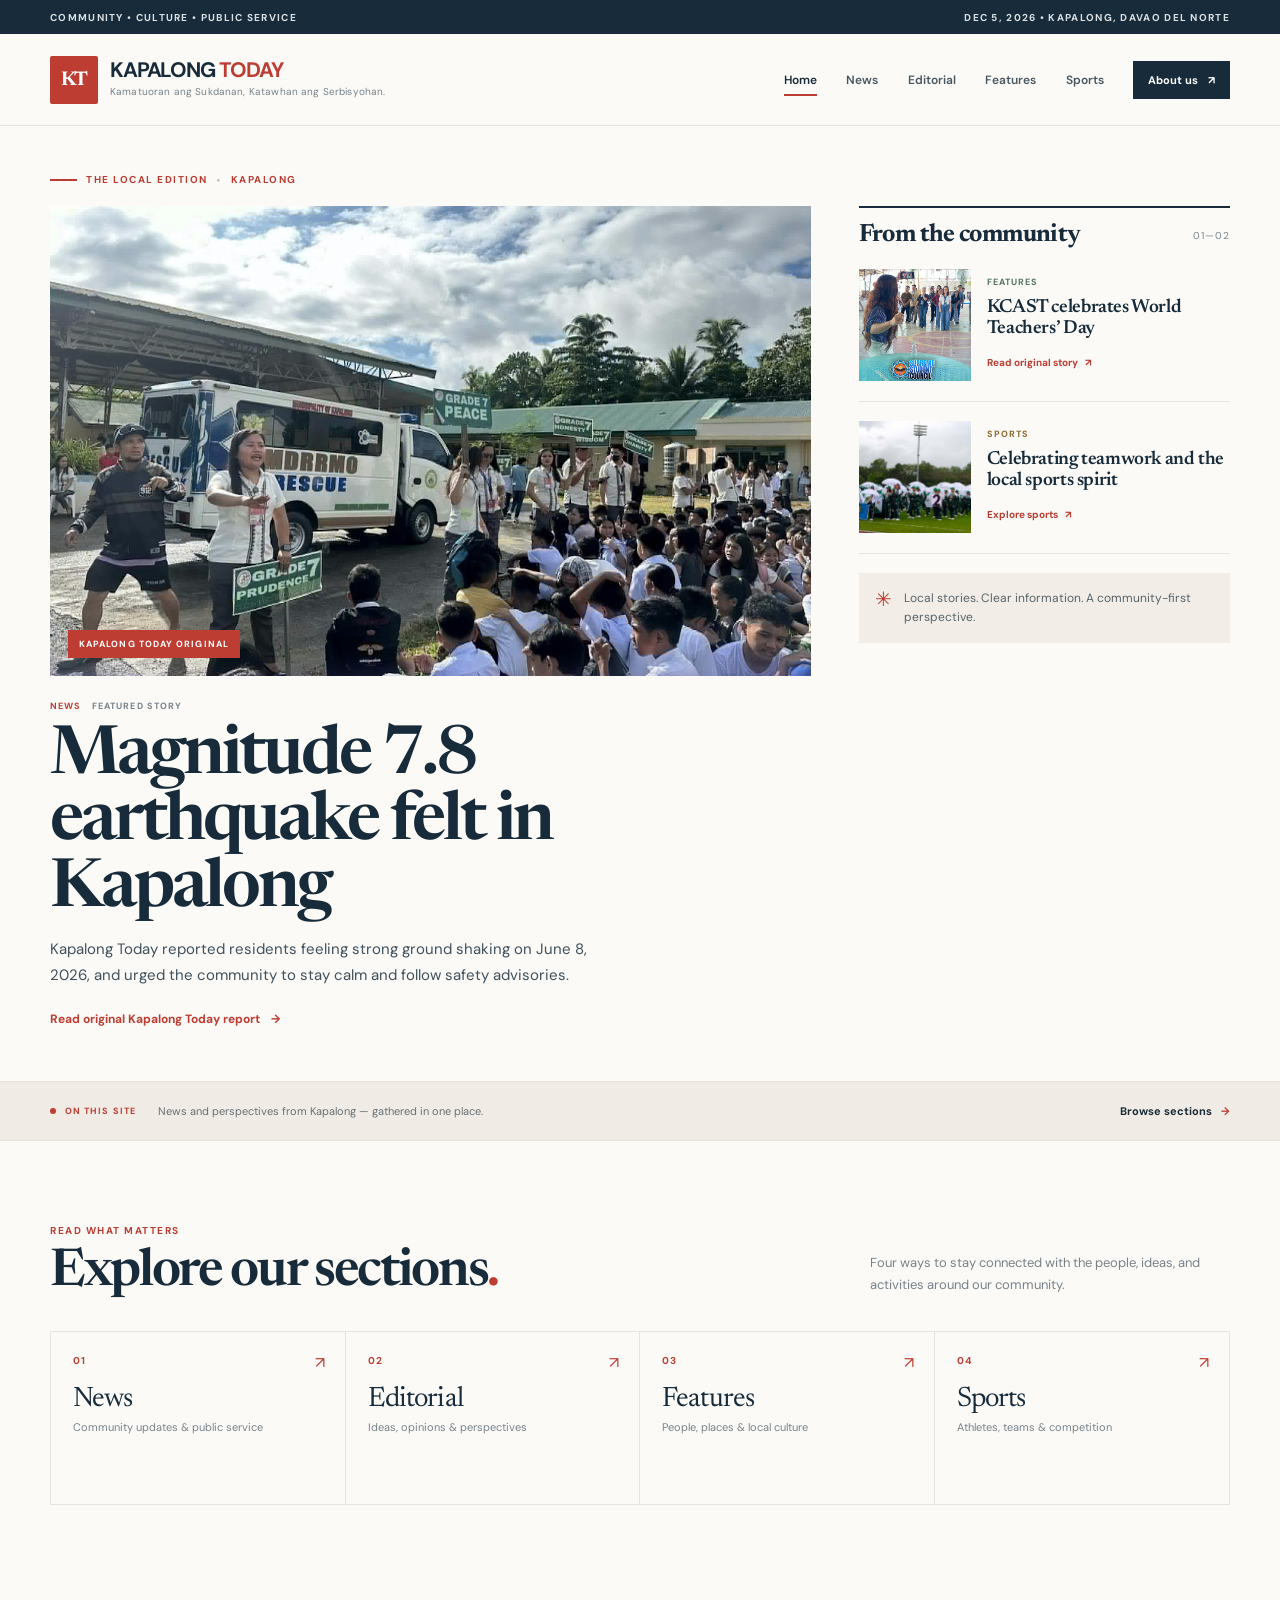
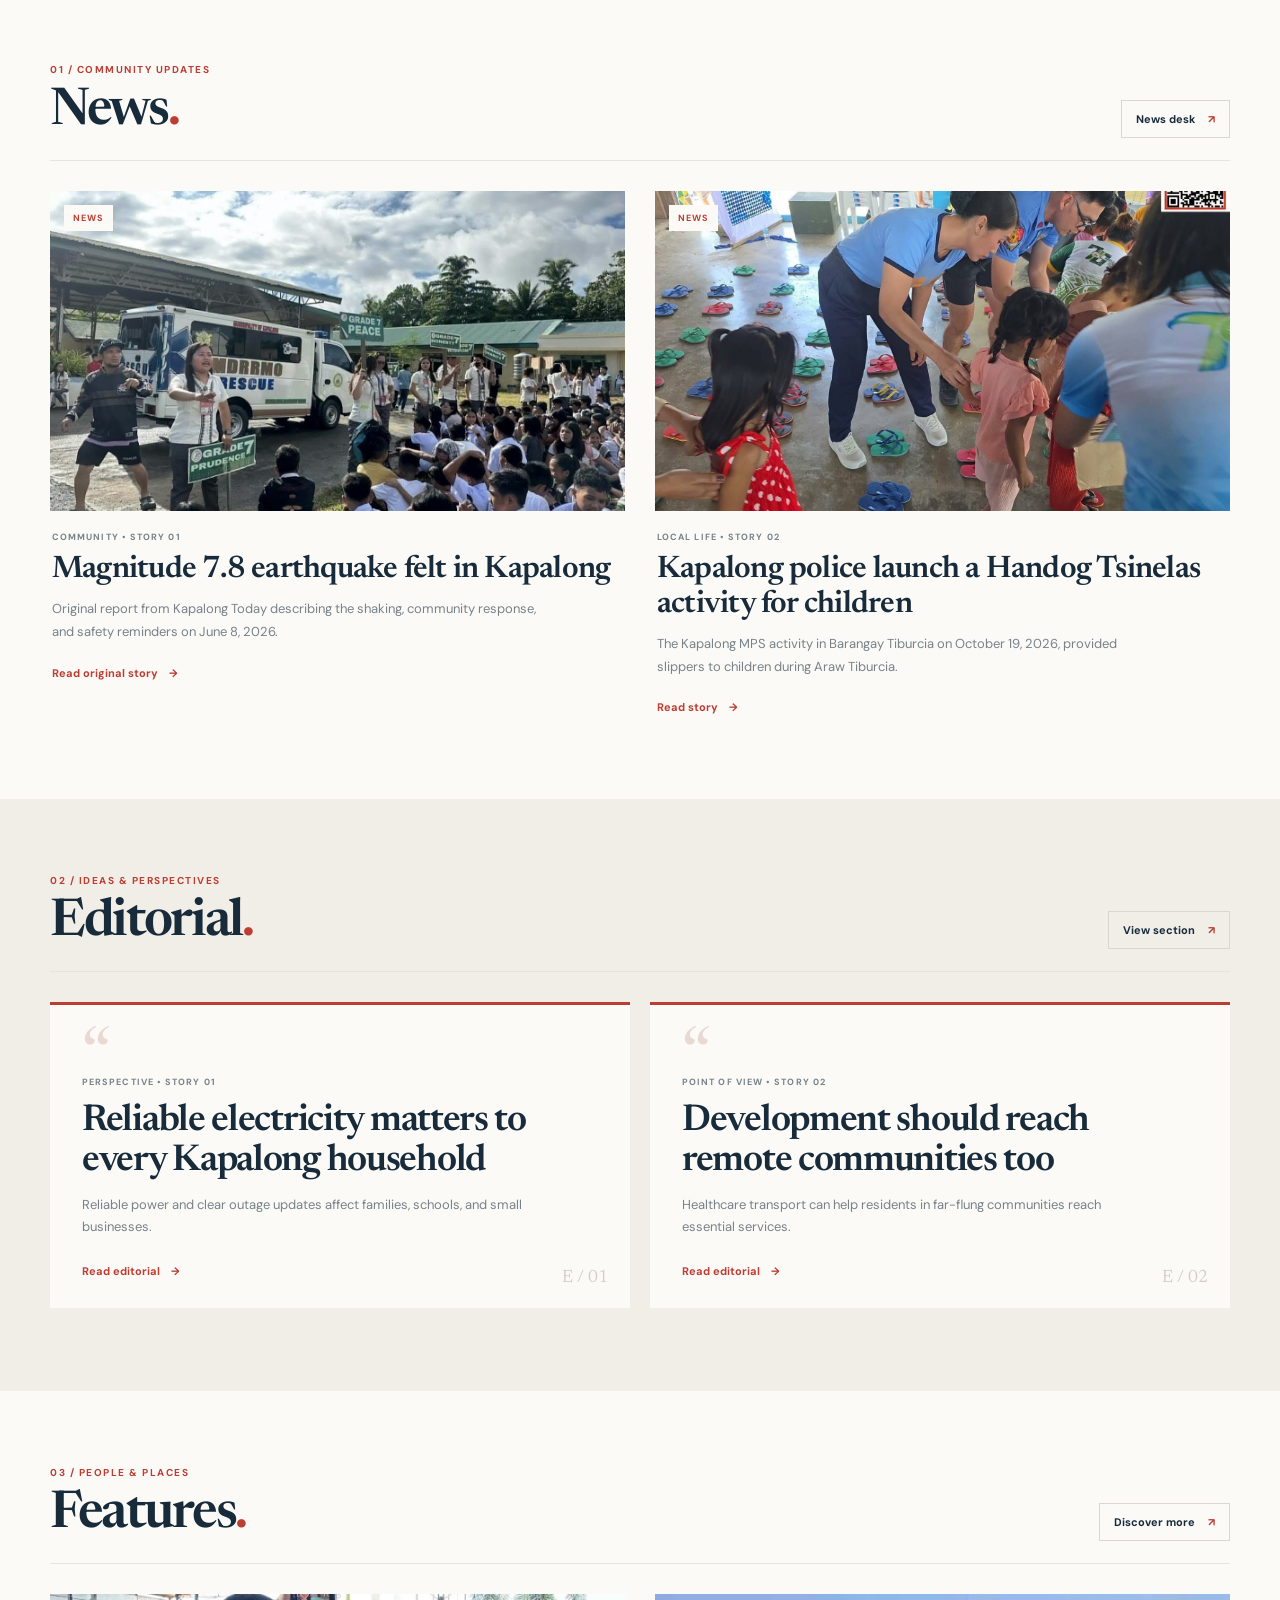
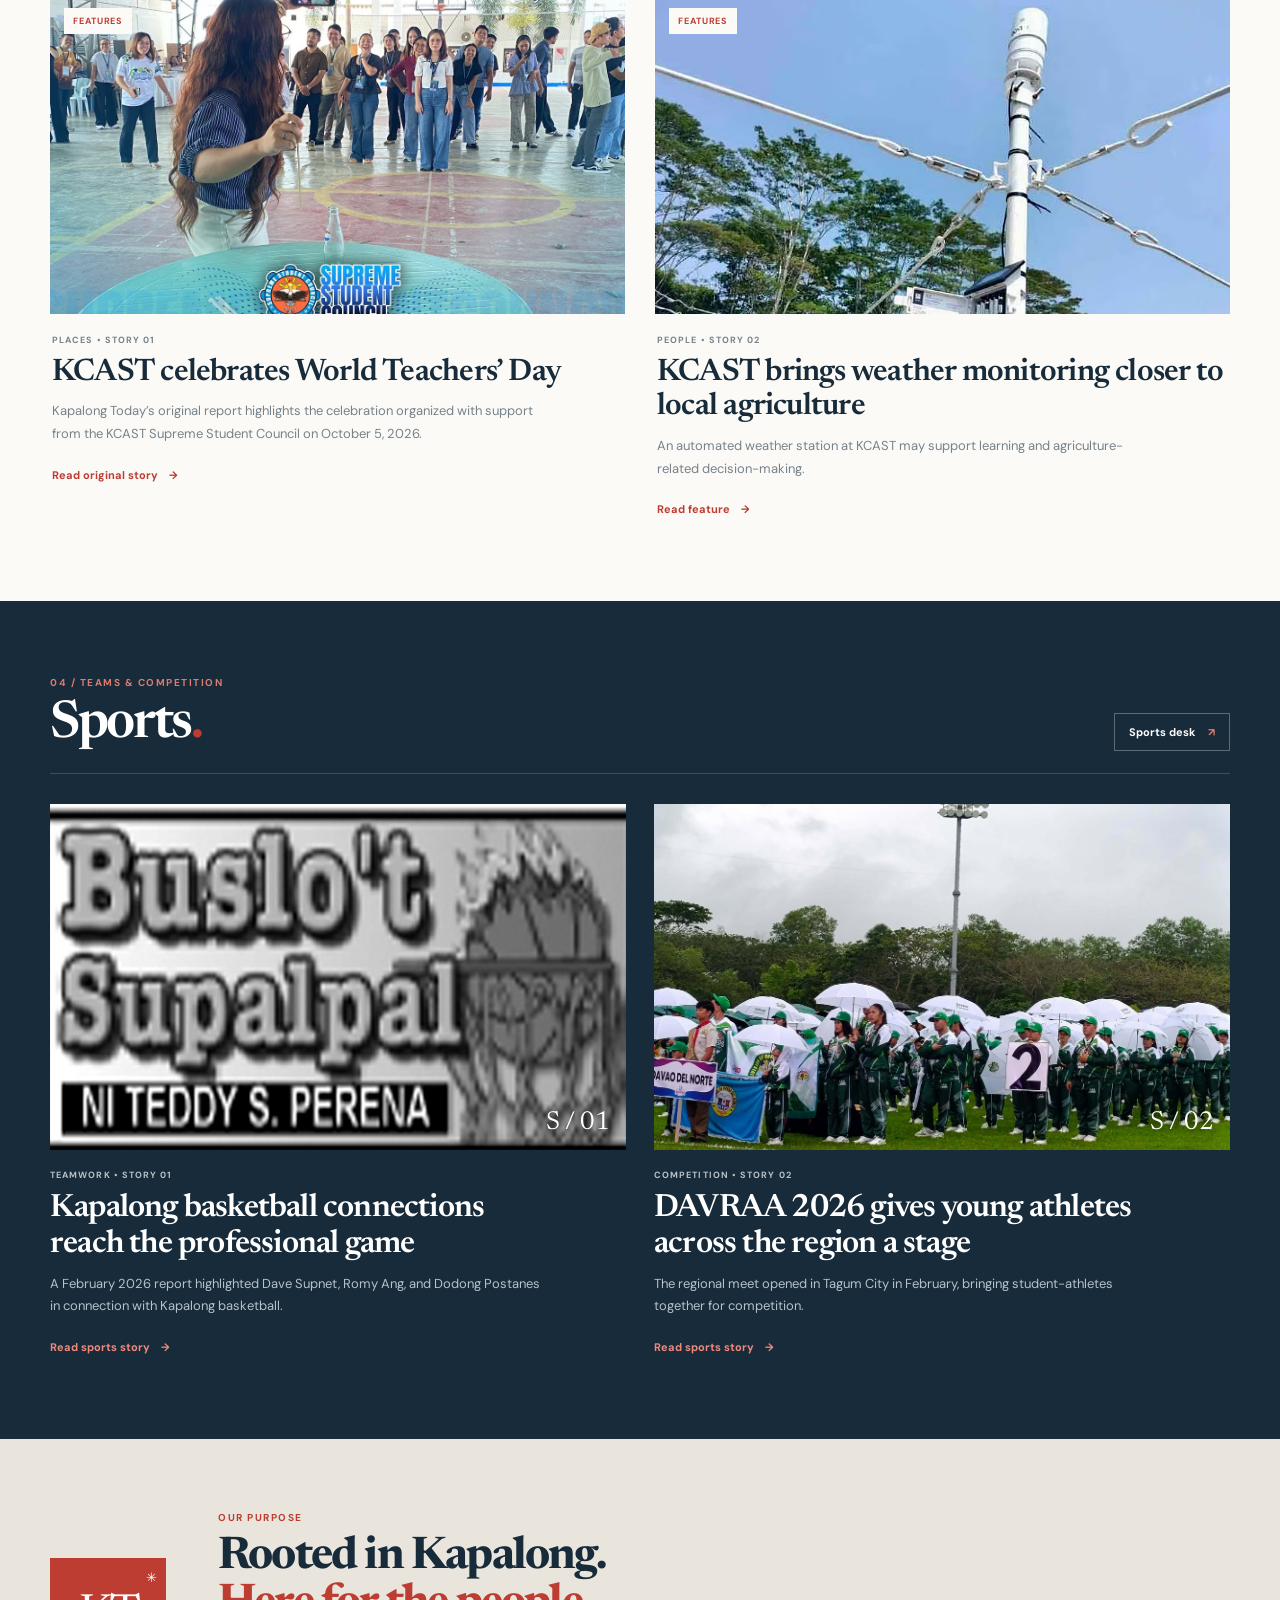
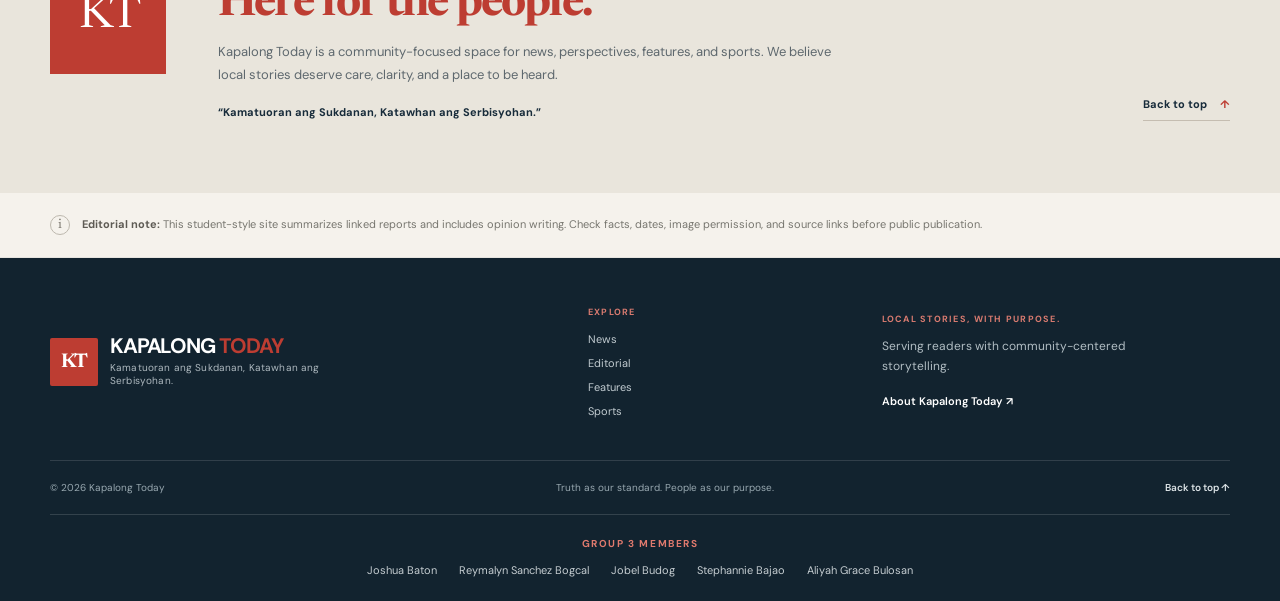
<file: index.html>
<!doctype html>
<html lang="en">
<head>
  <meta charset="utf-8">
  <meta name="viewport" content="width=device-width, initial-scale=1">
  <meta name="theme-color" content="#172b3a">
  <meta name="description" content="Kapalong Today — Kamatuoran ang Sukdanan, Katawhan ang Serbisyohan.">
  <title>Kapalong Today — Local News & Community Stories</title>
  <link rel="preconnect" href="https://images.unsplash.com">
  <link rel="preconnect" href="https://fonts.googleapis.com">
  <link rel="preconnect" href="https://fonts.gstatic.com" crossorigin>
  <link href="https://fonts.googleapis.com/css2?family=DM+Sans:wght@400;500;600;700&family=Newsreader:opsz,wght@6..72,500;6..72,600;6..72,700&display=swap" rel="stylesheet">
  <link rel="stylesheet" href="style.css">
</head>
<body>
  <div class="topline">
    <div class="container topline-inner">
      <span>COMMUNITY • CULTURE • PUBLIC SERVICE</span>
      <span id="today-date">KAPALONG, DAVAO DEL NORTE</span>
    </div>
  </div>

  <header class="site-header">
    <div class="container masthead">
      <a class="brand" href="#home" aria-label="Kapalong Today homepage">
        <span class="brand-mark" aria-hidden="true">KT</span>
        <span class="brand-copy">
          <strong>KAPALONG <em>TODAY</em></strong>
          <small>Kamatuoran ang Sukdanan, Katawhan ang Serbisyohan.</small>
        </span>
      </a>
      <button class="menu-toggle" id="menu-toggle" aria-expanded="false" aria-controls="main-nav" aria-label="Open navigation">
        <span></span><span></span><span></span>
      </button>
      <nav class="main-nav" id="main-nav" aria-label="Main navigation">
        <a class="nav-link active" href="#home">Home</a>
        <a class="nav-link" href="news.html">News</a>
        <a class="nav-link" href="editorial.html">Editorial</a>
        <a class="nav-link" href="features.html">Features</a>
        <a class="nav-link" href="sports.html">Sports</a>
        <a class="nav-contact" href="#about">About us <span aria-hidden="true">↗</span></a>
      </nav>
    </div>
  </header>

  <main id="home">
    <section class="hero-section">
      <div class="container">
        <div class="section-kicker"><span class="kicker-line"></span> THE LOCAL EDITION <span class="kicker-dot">●</span> KAPALONG</div>
        <div class="hero-grid">
          <article class="hero-story">
            <a class="image-link hero-image" href="news.html" aria-label="Explore local news">
              <img src="assets/earthquake-kapalong.jpg" alt="Kapalong Today graphic for its report about the magnitude 7.8 earthquake" fetchpriority="high">
              <span class="image-label">KAPALONG TODAY ORIGINAL</span>
            </a>
            <div class="hero-copy">
              <div class="story-meta"><span class="category category-news">NEWS</span><span>FEATURED STORY</span></div>
              <h1>Magnitude 7.8 earthquake felt in Kapalong</h1>
              <p class="hero-summary">Kapalong Today reported residents feeling strong ground shaking on June 8, 2026, and urged the community to stay calm and follow safety advisories.</p>
              <a class="text-link" href="https://www.facebook.com/share/p/1DPMk5QZHz/" target="_blank" rel="noopener noreferrer">Read original Kapalong Today report <span aria-hidden="true">→</span></a>
            </div>
          </article>
          <aside class="hero-side" aria-label="More from Kapalong Today">
            <div class="side-heading"><h2>From the community</h2><span>01—02</span></div>
            <article class="side-story">
              <img src="assets/kcast-teachers-day.jpg" alt="Original Kapalong Today image from KCAST Teachers’ Day celebration" loading="lazy">
              <div><span class="category category-features">FEATURES</span><h3>KCAST celebrates World Teachers’ Day</h3><a href="https://web.facebook.com/share/p/1HTsvcanny/" target="_blank" rel="noopener noreferrer" class="small-link">Read original story <span>↗</span></a></div>
            </article>
            <article class="side-story">
              <img src="assets/davraa-2026.jpg" alt="Football resting on a sports field" loading="lazy">
              <div><span class="category category-sports">SPORTS</span><h3>Celebrating teamwork and the local sports spirit</h3><a href="sports.html" class="small-link">Explore sports <span>↗</span></a></div>
            </article>
            <div class="hero-note"><span class="note-icon">✳</span><p>Local stories. Clear information. A community-first perspective.</p></div>
          </aside>
        </div>
      </div>
    </section>

    <section class="latest-strip">
      <div class="container strip-inner">
        <div class="strip-label"><span class="live-dot"></span> ON THIS SITE</div>
        <p>News and perspectives from Kapalong — gathered in one place.</p>
        <a href="#categories">Browse sections <span>→</span></a>
      </div>
    </section>

    <section class="content-section" id="categories">
      <div class="container">
        <div class="section-heading">
          <div><div class="section-kicker">READ WHAT MATTERS</div><h2>Explore our sections<span class="red-period">.</span></h2></div>
          <p>Four ways to stay connected with the people, ideas, and activities around our community.</p>
        </div>
        <div class="category-tiles">
          <a class="category-tile tile-news" href="news.html"><span class="tile-number">01</span><span class="tile-title">News</span><span class="tile-desc">Community updates & public service</span><span class="tile-arrow">↗</span></a>
          <a class="category-tile tile-editorial" href="editorial.html"><span class="tile-number">02</span><span class="tile-title">Editorial</span><span class="tile-desc">Ideas, opinions & perspectives</span><span class="tile-arrow">↗</span></a>
          <a class="category-tile tile-features" href="features.html"><span class="tile-number">03</span><span class="tile-title">Features</span><span class="tile-desc">People, places & local culture</span><span class="tile-arrow">↗</span></a>
          <a class="category-tile tile-sports" href="sports.html"><span class="tile-number">04</span><span class="tile-title">Sports</span><span class="tile-desc">Athletes, teams & competition</span><span class="tile-arrow">↗</span></a>
        </div>
      </div>
    </section>

    <section class="content-section category-section" id="news">
      <div class="container">
        <div class="section-heading section-heading-line">
          <div><div class="section-kicker">01 / COMMUNITY UPDATES</div><h2>News<span class="red-period">.</span></h2></div>
          <a class="outline-link" href="news.html">News desk <span>↗</span></a>
        </div>
        <div class="article-grid">
          <article class="article-card">
            <a href="news.html" class="card-image"><img src="assets/earthquake-kapalong.jpg" alt="Kapalong Today graphic for its magnitude 7.8 earthquake report" loading="lazy"><span class="image-corner">NEWS</span></a>
            <div class="article-body"><div class="article-meta">COMMUNITY • STORY 01</div><h3><a href="https://www.facebook.com/share/p/1DPMk5QZHz/" target="_blank" rel="noopener noreferrer">Magnitude 7.8 earthquake felt in Kapalong</a></h3><p>Original report from Kapalong Today describing the shaking, community response, and safety reminders on June 8, 2026.</p><a class="read-link" href="https://www.facebook.com/share/p/1DPMk5QZHz/" target="_blank" rel="noopener noreferrer">Read original story <span>→</span></a></div>
          </article>
          <article class="article-card">
            <a href="news.html#story-2" class="card-image"><img src="assets/handog-tsinelas.jpg" alt="Children receiving slippers through a community program" loading="lazy"><span class="image-corner">NEWS</span></a>
            <div class="article-body"><div class="article-meta">LOCAL LIFE • STORY 02</div><h3><a href="news.html">Kapalong police launch a Handog Tsinelas activity for children</a></h3><p>The Kapalong MPS activity in Barangay Tiburcia on October 19, 2026, provided slippers to children during Araw Tiburcia.</p><a class="read-link" href="news.html">Read story <span>→</span></a></div>
          </article>
        </div>
      </div>
    </section>

    <section class="content-section category-section tinted" id="editorial">
      <div class="container">
        <div class="section-heading section-heading-line">
          <div><div class="section-kicker">02 / IDEAS & PERSPECTIVES</div><h2>Editorial<span class="red-period">.</span></h2></div>
          <a class="outline-link" href="editorial.html">View section <span>↗</span></a>
        </div>
        <div class="editorial-grid">
          <article class="editorial-card"><div class="editorial-quote">“</div><div class="article-meta">PERSPECTIVE • STORY 01</div><h3><a href="editorial.html">Reliable electricity matters to every Kapalong household</a></h3><p>Reliable power and clear outage updates affect families, schools, and small businesses.</p><a class="read-link" href="editorial.html">Read editorial <span>→</span></a><span class="editorial-index">E / 01</span></article>
          <article class="editorial-card"><div class="editorial-quote">“</div><div class="article-meta">POINT OF VIEW • STORY 02</div><h3><a href="editorial.html">Development should reach remote communities too</a></h3><p>Healthcare transport can help residents in far-flung communities reach essential services.</p><a class="read-link" href="editorial.html">Read editorial <span>→</span></a><span class="editorial-index">E / 02</span></article>
        </div>
      </div>
    </section>

    <section class="content-section category-section" id="features">
      <div class="container">
        <div class="section-heading section-heading-line">
          <div><div class="section-kicker">03 / PEOPLE & PLACES</div><h2>Features<span class="red-period">.</span></h2></div>
          <a class="outline-link" href="features.html">Discover more <span>↗</span></a>
        </div>
        <div class="article-grid">
          <article class="article-card">
            <a href="features.html" class="card-image"><img src="assets/kcast-teachers-day.jpg" alt="KCAST Supreme Student Council Teachers’ Day celebration image published by Kapalong Today" loading="lazy"><span class="image-corner">FEATURES</span></a>
            <div class="article-body"><div class="article-meta">PLACES • STORY 01</div><h3><a href="https://web.facebook.com/share/p/1HTsvcanny/" target="_blank" rel="noopener noreferrer">KCAST celebrates World Teachers’ Day</a></h3><p>Kapalong Today’s original report highlights the celebration organized with support from the KCAST Supreme Student Council on October 5, 2026.</p><a class="read-link" href="https://web.facebook.com/share/p/1HTsvcanny/" target="_blank" rel="noopener noreferrer">Read original story <span>→</span></a></div>
          </article>
          <article class="article-card">
            <a href="features.html" class="card-image"><img src="assets/weather-station.jpg" alt="Automated weather monitoring equipment supporting local agriculture" loading="lazy"><span class="image-corner">FEATURES</span></a>
            <div class="article-body"><div class="article-meta">PEOPLE • STORY 02</div><h3><a href="features.html">KCAST brings weather monitoring closer to local agriculture</a></h3><p>An automated weather station at KCAST may support learning and agriculture-related decision-making.</p><a class="read-link" href="features.html">Read feature <span>→</span></a></div>
          </article>
        </div>
      </div>
    </section>

    <section class="content-section category-section sports-section" id="sports">
      <div class="container">
        <div class="section-heading section-heading-line">
          <div><div class="section-kicker">04 / TEAMS & COMPETITION</div><h2>Sports<span class="red-period">.</span></h2></div>
          <a class="outline-link" href="sports.html">Sports desk <span>↗</span></a>
        </div>
        <div class="sports-grid">
          <article class="sports-card"><a href="sports.html" class="sports-image"><img src="assets/kapalong-basketball.jpg" alt="Kapalong basketball players featured in a sports report" loading="lazy"><span class="sports-overlay">S / 01</span></a><div class="sports-copy"><div class="article-meta">TEAMWORK • STORY 01</div><h3><a href="sports.html">Kapalong basketball connections reach the professional game</a></h3><p>A February 2026 report highlighted Dave Supnet, Romy Ang, and Dodong Postanes in connection with Kapalong basketball.</p><a class="read-link" href="sports.html">Read sports story <span>→</span></a></div></article>
          <article class="sports-card"><a href="sports.html" class="sports-image"><img src="assets/davraa-2026.jpg" alt="Runners competing on a track" loading="lazy"><span class="sports-overlay">S / 02</span></a><div class="sports-copy"><div class="article-meta">COMPETITION • STORY 02</div><h3><a href="sports.html">DAVRAA 2026 gives young athletes across the region a stage</a></h3><p>The regional meet opened in Tagum City in February, bringing student-athletes together for competition.</p><a class="read-link" href="sports.html">Read sports story <span>→</span></a></div></article>
        </div>
      </div>
    </section>

    <section class="about-band" id="about">
      <div class="container about-inner">
        <div class="about-monogram">KT<span>✳</span></div>
        <div class="about-copy"><div class="section-kicker">OUR PURPOSE</div><h2>Rooted in Kapalong.<br><em>Here for the people.</em></h2><p>Kapalong Today is a community-focused space for news, perspectives, features, and sports. We believe local stories deserve care, clarity, and a place to be heard.</p><small>“Kamatuoran ang Sukdanan, Katawhan ang Serbisyohan.”</small></div>
        <a href="#home" class="about-link">Back to top <span>↑</span></a>
      </div>
    </section>

    <section class="notice-section" id="article-note">
      <div class="container notice-inner"><span class="notice-symbol">i</span><p><strong>Editorial note:</strong> This student-style site summarizes linked reports and includes opinion writing. Check facts, dates, image permission, and source links before public publication.</p></div>
    </section>
  </main>

  <footer class="site-footer">
    <div class="container footer-main">
      <a class="brand footer-brand" href="#home"><span class="brand-mark" aria-hidden="true">KT</span><span class="brand-copy"><strong>KAPALONG <em>TODAY</em></strong><small>Kamatuoran ang Sukdanan, Katawhan ang Serbisyohan.</small></span></a>
      <div class="footer-nav"><span>EXPLORE</span><a href="news.html">News</a><a href="editorial.html">Editorial</a><a href="features.html">Features</a><a href="sports.html">Sports</a></div>
      <div class="footer-note"><span>LOCAL STORIES, WITH PURPOSE.</span><p>Serving readers with community-centered storytelling.</p><a href="#about">About Kapalong Today ↗</a></div>
    </div>
    <div class="container footer-bottom"><span>© <span id="year"></span> Kapalong Today</span><span>Truth as our standard. People as our purpose.</span><a href="#home">Back to top ↑</a></div>
    <div class="container group-credits">
      <div class="group-credits-heading">GROUP 3 MEMBERS</div>
      <div class="group-credits-list">
        <span>Joshua Baton</span>
        <span>Reymalyn Sanchez Bogcal</span>
        <span>Jobel Budog</span>
        <span>Stephannie Bajao</span>
        <span>Aliyah Grace Bulosan</span>
      </div>
    </div>
  </footer>
  <script src="script.js"></script>
</body>
</html>
</file>
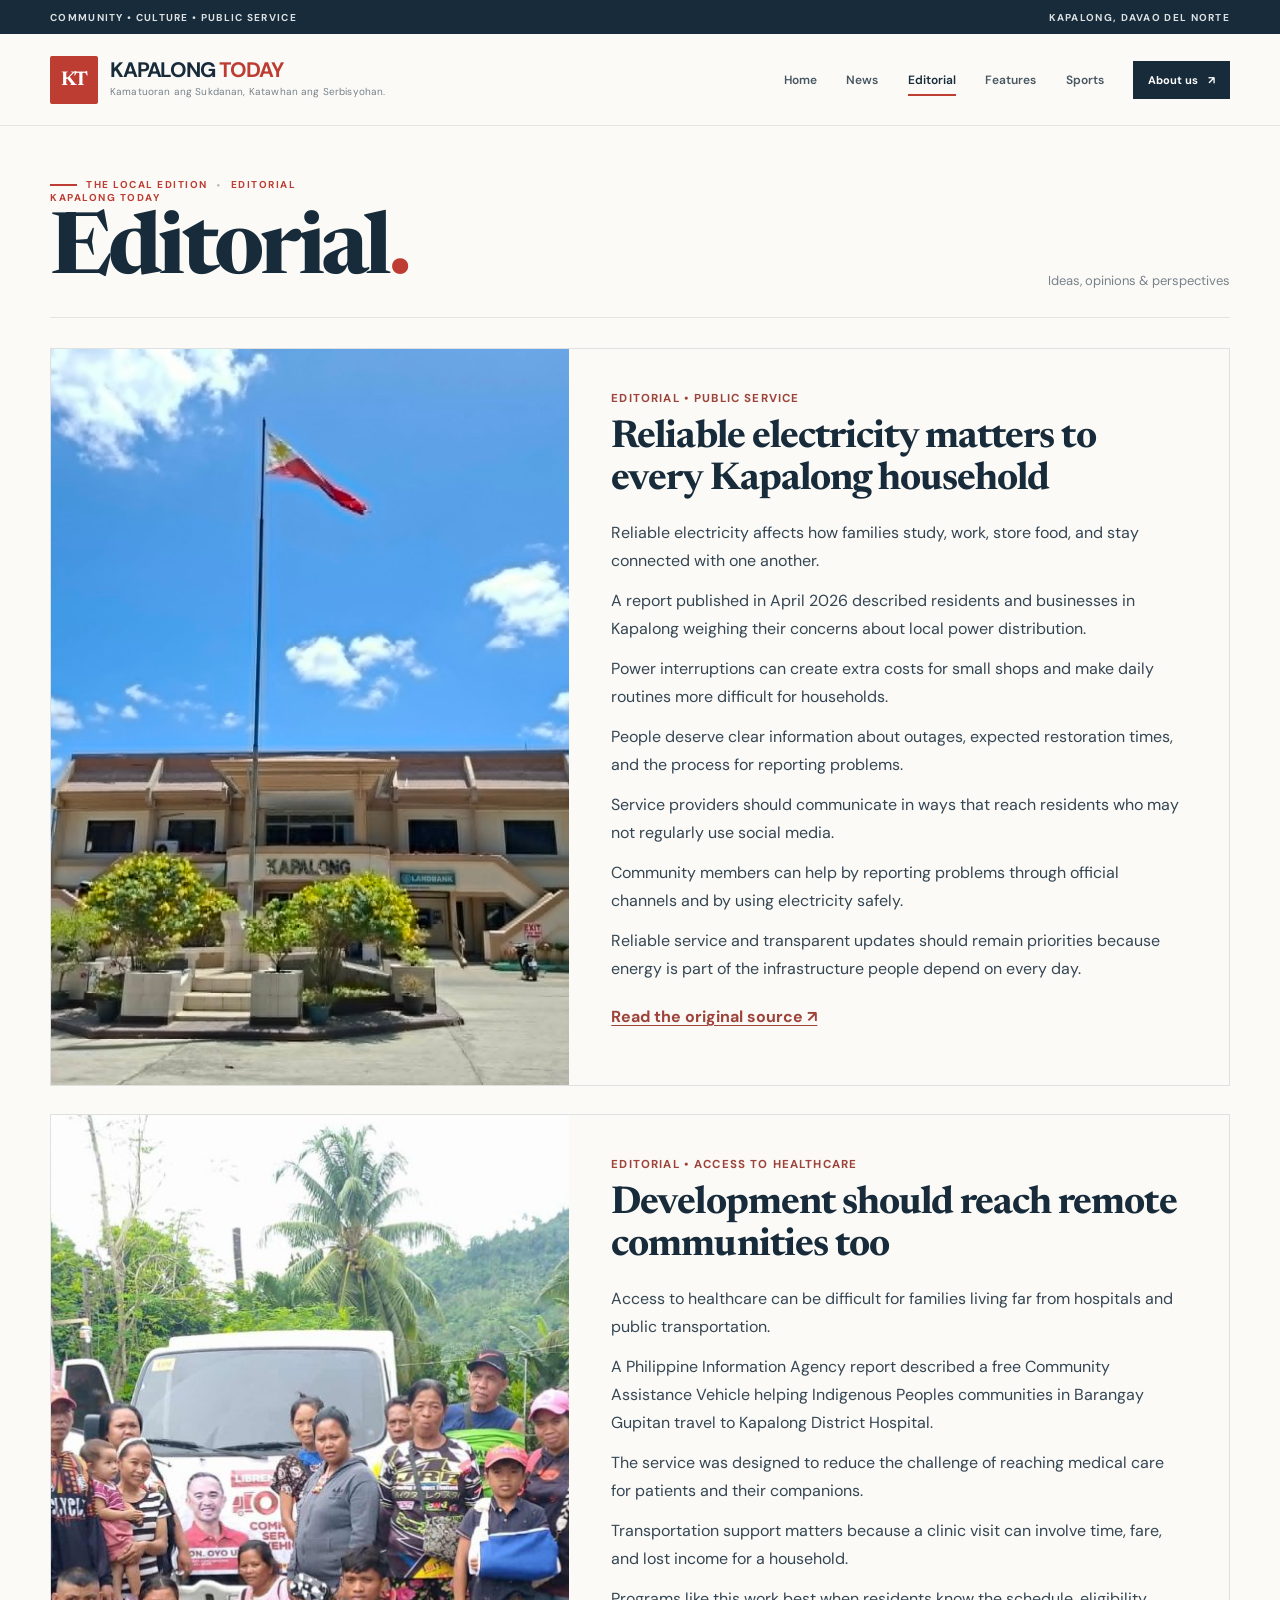
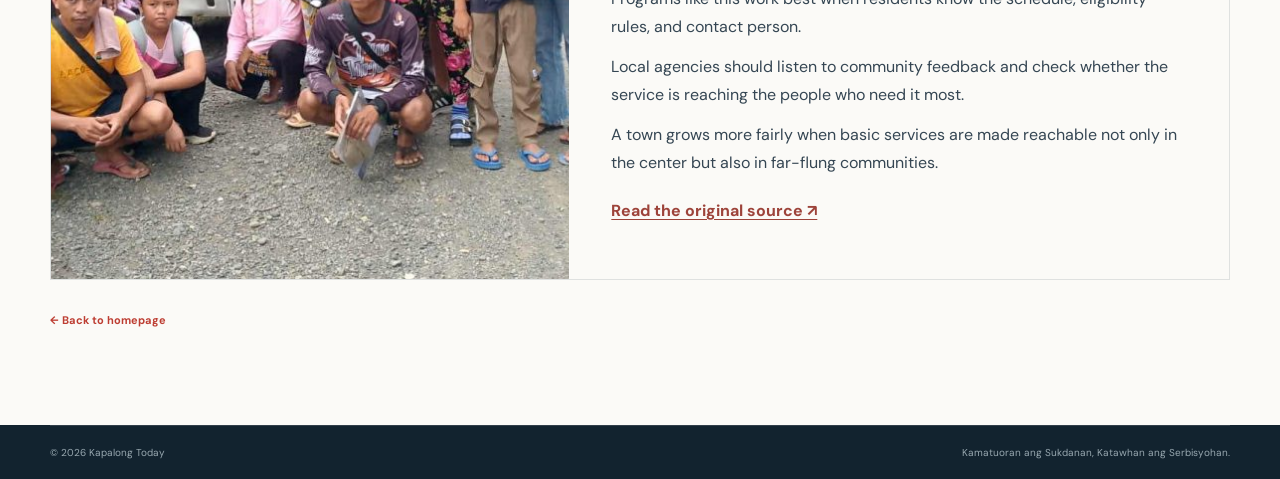
<file: editorial.html>
<!doctype html>
<html lang="en">
<head>
  <meta charset="utf-8">
  <meta name="viewport" content="width=device-width, initial-scale=1">
  <meta name="theme-color" content="#172b3a">
  <meta name="description" content="Editorial stories from Kapalong Today.">
  <title>Editorial — Kapalong Today</title>
  <link rel="preconnect" href="https://fonts.googleapis.com">
  <link rel="preconnect" href="https://fonts.gstatic.com" crossorigin>
  <link href="https://fonts.googleapis.com/css2?family=DM+Sans:wght@400;500;600;700&family=Newsreader:opsz,wght@6..72,500;6..72,600;6..72,700&display=swap" rel="stylesheet">
  <link rel="stylesheet" href="style.css">
</head>
<body>
  <div class="topline"><div class="container topline-inner"><span>COMMUNITY • CULTURE • PUBLIC SERVICE</span><span>KAPALONG, DAVAO DEL NORTE</span></div></div>
  <header class="site-header"><div class="container masthead">
    <a class="brand" href="index.html" aria-label="Kapalong Today homepage"><span class="brand-mark" aria-hidden="true">KT</span><span class="brand-copy"><strong>KAPALONG <em>TODAY</em></strong><small>Kamatuoran ang Sukdanan, Katawhan ang Serbisyohan.</small></span></a>
    <button class="menu-toggle" id="menu-toggle" aria-expanded="false" aria-controls="main-nav" aria-label="Open navigation"><span></span><span></span><span></span></button>
    <nav class="main-nav" id="main-nav" aria-label="Main navigation">
      <a class="nav-link" href="index.html">Home</a>
      <a class="nav-link " href="news.html">News</a>
      <a class="nav-link active" href="editorial.html">Editorial</a>
      <a class="nav-link " href="features.html">Features</a>
      <a class="nav-link " href="sports.html">Sports</a>
      <a class="nav-contact" href="index.html#about">About us <span aria-hidden="true">↗</span></a>
    </nav>
  </div></header>
  <main class="category-page">
    <section class="container category-intro">
      <div class="section-kicker"><span class="kicker-line"></span> THE LOCAL EDITION <span class="kicker-dot">●</span> EDITORIAL</div>
      <div class="section-heading section-heading-line">
        <div><div class="section-kicker">KAPALONG TODAY</div><h1 class="news-page-title">Editorial<span class="red-period">.</span></h1></div>
        <p>Ideas, opinions & perspectives</p>
      </div>
      <div class="full-article-list">
        <article class="full-article" id="story-1">
          <div class="full-article-image"><img src="assets/electricity-community.jpg" alt="Illustrative image for a story about electricity access and community services" loading="lazy"></div>
          <div class="full-article-content">
            <div class="article-meta">EDITORIAL • PUBLIC SERVICE</div>
            <h2>Reliable electricity matters to every Kapalong household</h2>
            <p>Reliable electricity affects how families study, work, store food, and stay connected with one another.</p>
            <p>A report published in April 2026 described residents and businesses in Kapalong weighing their concerns about local power distribution.</p>
            <p>Power interruptions can create extra costs for small shops and make daily routines more difficult for households.</p>
            <p>People deserve clear information about outages, expected restoration times, and the process for reporting problems.</p>
            <p>Service providers should communicate in ways that reach residents who may not regularly use social media.</p>
            <p>Community members can help by reporting problems through official channels and by using electricity safely.</p>
            <p>Reliable service and transparent updates should remain priorities because energy is part of the infrastructure people depend on every day.</p>
            <p class="source-link"><a href="https://www.mindanaotimes.com.ph/kapalong-town-residents-and-businesses-weigh-power-monopoly-against-a-brighter-alternative/" target="_blank" rel="noopener noreferrer">Read the original source ↗</a></p>
          </div>
        </article>
        <article class="full-article" id="story-2">
          <div class="full-article-image"><img src="assets/health-transport-gupitan.jpg" alt="Community transport helping residents reach healthcare services" loading="lazy"></div>
          <div class="full-article-content">
            <div class="article-meta">EDITORIAL • ACCESS TO HEALTHCARE</div>
            <h2>Development should reach remote communities too</h2>
            <p>Access to healthcare can be difficult for families living far from hospitals and public transportation.</p>
            <p>A Philippine Information Agency report described a free Community Assistance Vehicle helping Indigenous Peoples communities in Barangay Gupitan travel to Kapalong District Hospital.</p>
            <p>The service was designed to reduce the challenge of reaching medical care for patients and their companions.</p>
            <p>Transportation support matters because a clinic visit can involve time, fare, and lost income for a household.</p>
            <p>Programs like this work best when residents know the schedule, eligibility rules, and contact person.</p>
            <p>Local agencies should listen to community feedback and check whether the service is reaching the people who need it most.</p>
            <p>A town grows more fairly when basic services are made reachable not only in the center but also in far-flung communities.</p>
            <p class="source-link"><a href="https://pia.gov.ph/news/free-transport-program-brings-healthcare-closer-to-ip-communities-in-kapalong/" target="_blank" rel="noopener noreferrer">Read the original source ↗</a></p>
          </div>
        </article>
      </div>
      <p class="back-home"><a class="read-link" href="index.html">← Back to homepage</a></p>
    </section>
  </main>
  <footer class="site-footer"><div class="container footer-bottom"><span>© 2026 Kapalong Today</span><span>Kamatuoran ang Sukdanan, Katawhan ang Serbisyohan.</span></div></footer>
  <script src="script.js"></script>
</body>
</html>
</file>
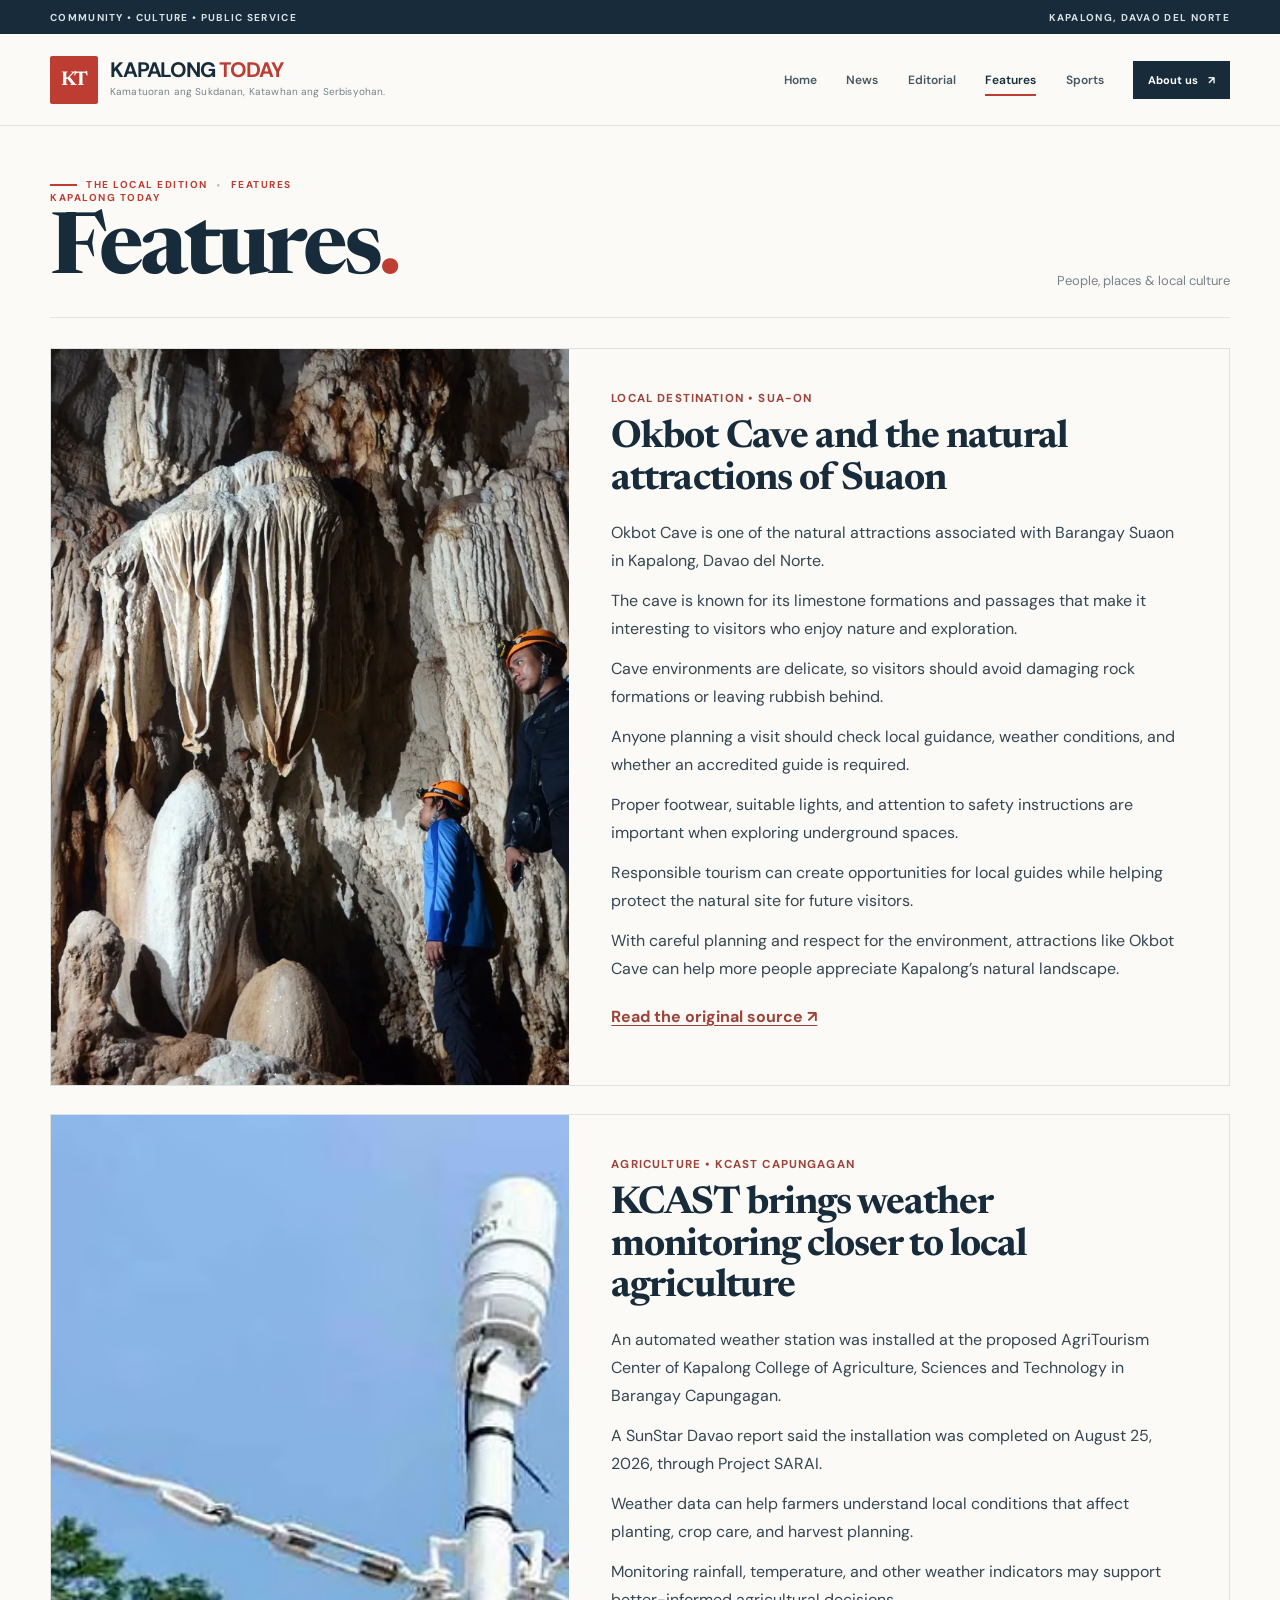
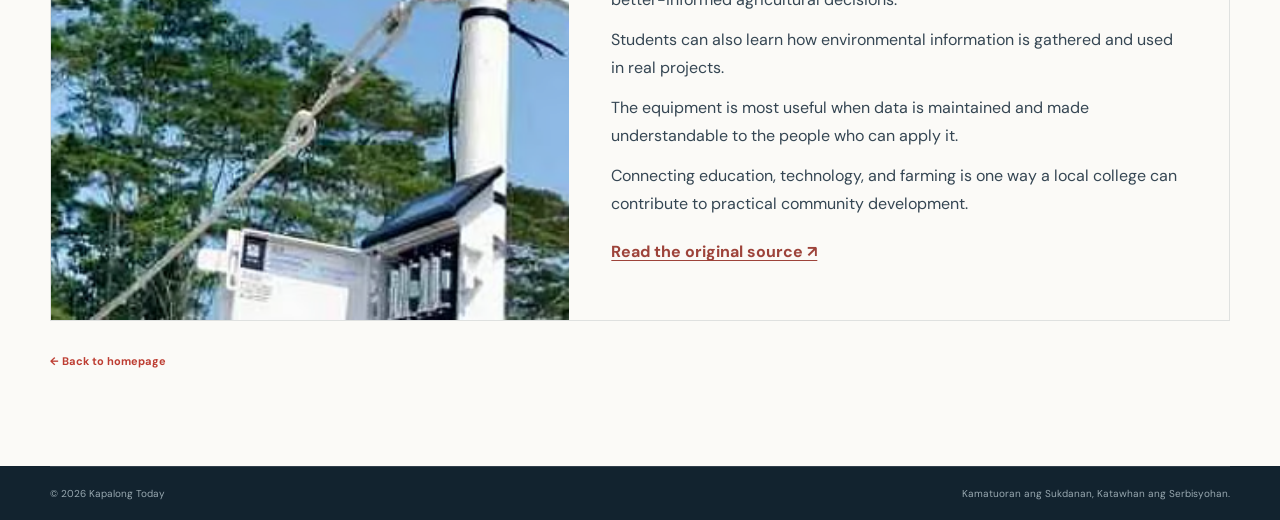
<file: features.html>
<!doctype html>
<html lang="en">
<head>
  <meta charset="utf-8">
  <meta name="viewport" content="width=device-width, initial-scale=1">
  <meta name="theme-color" content="#172b3a">
  <meta name="description" content="Features stories from Kapalong Today.">
  <title>Features — Kapalong Today</title>
  <link rel="preconnect" href="https://fonts.googleapis.com">
  <link rel="preconnect" href="https://fonts.gstatic.com" crossorigin>
  <link href="https://fonts.googleapis.com/css2?family=DM+Sans:wght@400;500;600;700&family=Newsreader:opsz,wght@6..72,500;6..72,600;6..72,700&display=swap" rel="stylesheet">
  <link rel="stylesheet" href="style.css">
</head>
<body>
  <div class="topline"><div class="container topline-inner"><span>COMMUNITY • CULTURE • PUBLIC SERVICE</span><span>KAPALONG, DAVAO DEL NORTE</span></div></div>
  <header class="site-header"><div class="container masthead">
    <a class="brand" href="index.html" aria-label="Kapalong Today homepage"><span class="brand-mark" aria-hidden="true">KT</span><span class="brand-copy"><strong>KAPALONG <em>TODAY</em></strong><small>Kamatuoran ang Sukdanan, Katawhan ang Serbisyohan.</small></span></a>
    <button class="menu-toggle" id="menu-toggle" aria-expanded="false" aria-controls="main-nav" aria-label="Open navigation"><span></span><span></span><span></span></button>
    <nav class="main-nav" id="main-nav" aria-label="Main navigation">
      <a class="nav-link" href="index.html">Home</a>
      <a class="nav-link " href="news.html">News</a>
      <a class="nav-link " href="editorial.html">Editorial</a>
      <a class="nav-link active" href="features.html">Features</a>
      <a class="nav-link " href="sports.html">Sports</a>
      <a class="nav-contact" href="index.html#about">About us <span aria-hidden="true">↗</span></a>
    </nav>
  </div></header>
  <main class="category-page">
    <section class="container category-intro">
      <div class="section-kicker"><span class="kicker-line"></span> THE LOCAL EDITION <span class="kicker-dot">●</span> FEATURES</div>
      <div class="section-heading section-heading-line">
        <div><div class="section-kicker">KAPALONG TODAY</div><h1 class="news-page-title">Features<span class="red-period">.</span></h1></div>
        <p>People, places & local culture</p>
      </div>
      <div class="full-article-list">
        <article class="full-article" id="story-1">
          <div class="full-article-image"><img src="assets/okbot-cave.jpg" alt="Natural limestone formations inside Okbot Cave" loading="lazy"></div>
          <div class="full-article-content">
            <div class="article-meta">LOCAL DESTINATION • SUA-ON</div>
            <h2>Okbot Cave and the natural attractions of Suaon</h2>
            <p>Okbot Cave is one of the natural attractions associated with Barangay Suaon in Kapalong, Davao del Norte.</p>
            <p>The cave is known for its limestone formations and passages that make it interesting to visitors who enjoy nature and exploration.</p>
            <p>Cave environments are delicate, so visitors should avoid damaging rock formations or leaving rubbish behind.</p>
            <p>Anyone planning a visit should check local guidance, weather conditions, and whether an accredited guide is required.</p>
            <p>Proper footwear, suitable lights, and attention to safety instructions are important when exploring underground spaces.</p>
            <p>Responsible tourism can create opportunities for local guides while helping protect the natural site for future visitors.</p>
            <p>With careful planning and respect for the environment, attractions like Okbot Cave can help more people appreciate Kapalong’s natural landscape.</p>
            <p class="source-link"><a href="https://homes.ph/ozamis/tourism/okbot-cave-in-kapalong-offers-a-thrilling-underground-adventure-beneath-davao-del-norte" target="_blank" rel="noopener noreferrer">Read the original source ↗</a></p>
          </div>
        </article>
        <article class="full-article" id="story-2">
          <div class="full-article-image"><img src="assets/weather-station.jpg" alt="Weather observation equipment used to monitor local conditions" loading="lazy"></div>
          <div class="full-article-content">
            <div class="article-meta">AGRICULTURE • KCAST CAPUNGAGAN</div>
            <h2>KCAST brings weather monitoring closer to local agriculture</h2>
            <p>An automated weather station was installed at the proposed AgriTourism Center of Kapalong College of Agriculture, Sciences and Technology in Barangay Capungagan.</p>
            <p>A SunStar Davao report said the installation was completed on August 25, 2026, through Project SARAI.</p>
            <p>Weather data can help farmers understand local conditions that affect planting, crop care, and harvest planning.</p>
            <p>Monitoring rainfall, temperature, and other weather indicators may support better-informed agricultural decisions.</p>
            <p>Students can also learn how environmental information is gathered and used in real projects.</p>
            <p>The equipment is most useful when data is maintained and made understandable to the people who can apply it.</p>
            <p>Connecting education, technology, and farming is one way a local college can contribute to practical community development.</p>
            <p class="source-link"><a href="https://www.sunstar.com.ph/davao/automated-weather-station-installed-at-kapalong-college" target="_blank" rel="noopener noreferrer">Read the original source ↗</a></p>
          </div>
        </article>
      </div>
      <p class="back-home"><a class="read-link" href="index.html">← Back to homepage</a></p>
    </section>
  </main>
  <footer class="site-footer"><div class="container footer-bottom"><span>© 2026 Kapalong Today</span><span>Kamatuoran ang Sukdanan, Katawhan ang Serbisyohan.</span></div></footer>
  <script src="script.js"></script>
</body>
</html>
</file>
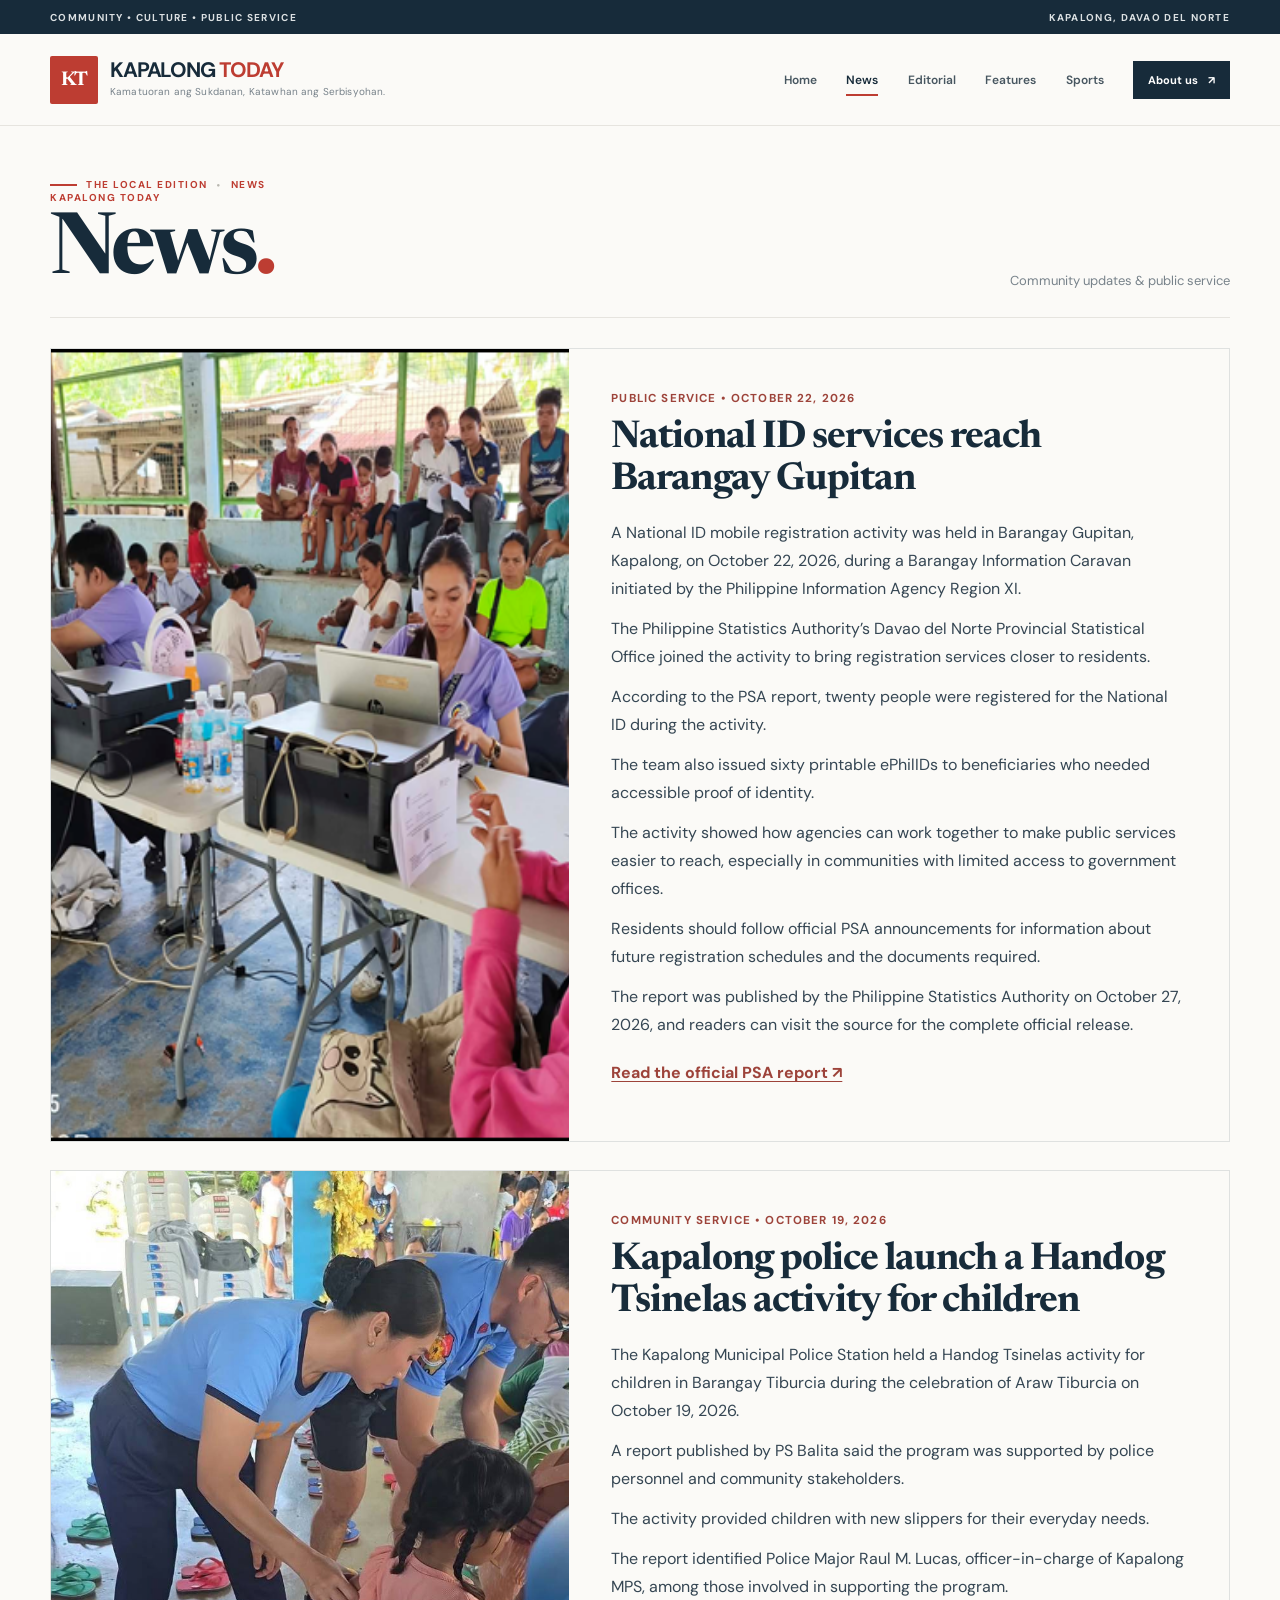
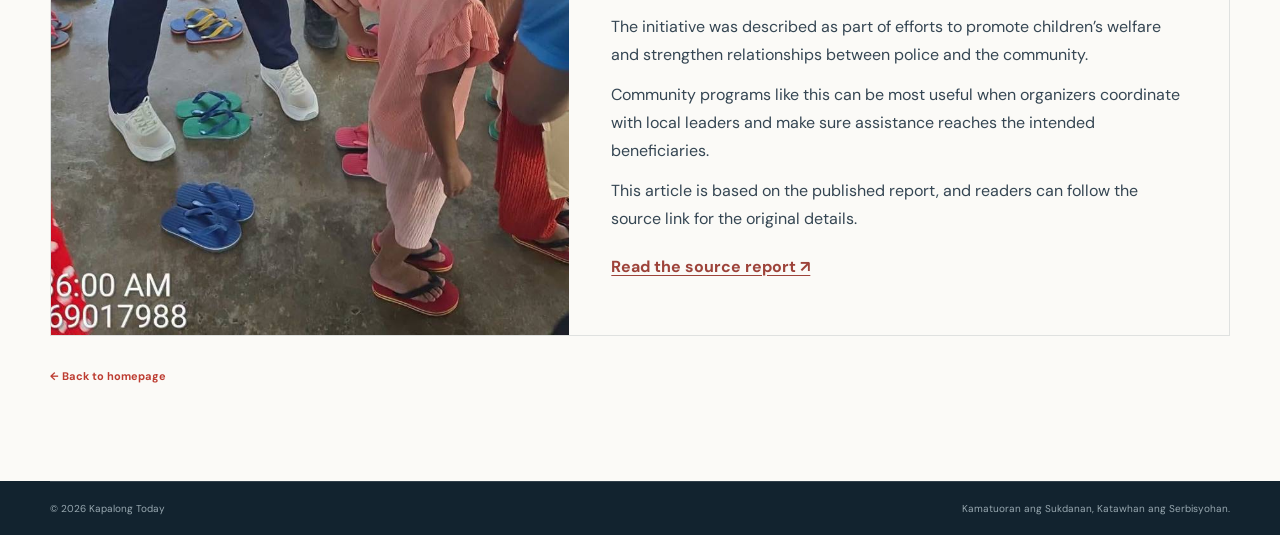
<file: news.html>
<!doctype html>
<html lang="en">
<head>
  <meta charset="utf-8">
  <meta name="viewport" content="width=device-width, initial-scale=1">
  <meta name="theme-color" content="#172b3a">
  <meta name="description" content="News stories from Kapalong Today.">
  <title>News — Kapalong Today</title>
  <link rel="preconnect" href="https://fonts.googleapis.com">
  <link rel="preconnect" href="https://fonts.gstatic.com" crossorigin>
  <link href="https://fonts.googleapis.com/css2?family=DM+Sans:wght@400;500;600;700&family=Newsreader:opsz,wght@6..72,500;6..72,600;6..72,700&display=swap" rel="stylesheet">
  <link rel="stylesheet" href="style.css">
</head>
<body>
  <div class="topline"><div class="container topline-inner"><span>COMMUNITY • CULTURE • PUBLIC SERVICE</span><span>KAPALONG, DAVAO DEL NORTE</span></div></div>
  <header class="site-header"><div class="container masthead">
    <a class="brand" href="index.html" aria-label="Kapalong Today homepage"><span class="brand-mark" aria-hidden="true">KT</span><span class="brand-copy"><strong>KAPALONG <em>TODAY</em></strong><small>Kamatuoran ang Sukdanan, Katawhan ang Serbisyohan.</small></span></a>
    <button class="menu-toggle" id="menu-toggle" aria-expanded="false" aria-controls="main-nav" aria-label="Open navigation"><span></span><span></span><span></span></button>
    <nav class="main-nav" id="main-nav" aria-label="Main navigation">
      <a class="nav-link" href="index.html">Home</a>
      <a class="nav-link active" href="news.html">News</a>
      <a class="nav-link " href="editorial.html">Editorial</a>
      <a class="nav-link " href="features.html">Features</a>
      <a class="nav-link " href="sports.html">Sports</a>
      <a class="nav-contact" href="index.html#about">About us <span aria-hidden="true">↗</span></a>
    </nav>
  </div></header>
  <main class="category-page">
    <section class="container category-intro">
      <div class="section-kicker"><span class="kicker-line"></span> THE LOCAL EDITION <span class="kicker-dot">●</span> NEWS</div>
      <div class="section-heading section-heading-line">
        <div><div class="section-kicker">KAPALONG TODAY</div><h1 class="news-page-title">News<span class="red-period">.</span></h1></div>
        <p>Community updates & public service</p>
      </div>
      <div class="full-article-list">
        <article class="full-article" id="story-1">
          <div class="full-article-image"><img src="assets/national-id-gupitan.jpg" alt="National ID registration outreach in Barangay Gupitan" loading="lazy"></div>
          <div class="full-article-content">
            <div class="article-meta">PUBLIC SERVICE • OCTOBER 22, 2026</div>
            <h2>National ID services reach Barangay Gupitan</h2>
            <p>A National ID mobile registration activity was held in Barangay Gupitan, Kapalong, on October 22, 2026, during a Barangay Information Caravan initiated by the Philippine Information Agency Region XI.</p>
            <p>The Philippine Statistics Authority’s Davao del Norte Provincial Statistical Office joined the activity to bring registration services closer to residents.</p>
            <p>According to the PSA report, twenty people were registered for the National ID during the activity.</p>
            <p>The team also issued sixty printable ePhilIDs to beneficiaries who needed accessible proof of identity.</p>
            <p>The activity showed how agencies can work together to make public services easier to reach, especially in communities with limited access to government offices.</p>
            <p>Residents should follow official PSA announcements for information about future registration schedules and the documents required.</p>
            <p>The report was published by the Philippine Statistics Authority on October 27, 2026, and readers can visit the source for the complete official release.</p>
            <p class="source-link"><a href="https://rsso11.psa.gov.ph/content/psa-davao-del-norte-partnered-pia-xi-national-id-registration-brgy-gupitan" target="_blank" rel="noopener noreferrer">Read the official PSA report ↗</a></p>
          </div>
        </article>

        <article class="full-article" id="story-2">
          <div class="full-article-image"><img src="assets/handog-tsinelas.jpg" alt="Children taking part in a community activity" loading="lazy"></div>
          <div class="full-article-content">
            <div class="article-meta">COMMUNITY SERVICE • OCTOBER 19, 2026</div>
            <h2>Kapalong police launch a Handog Tsinelas activity for children</h2>
            <p>The Kapalong Municipal Police Station held a Handog Tsinelas activity for children in Barangay Tiburcia during the celebration of Araw Tiburcia on October 19, 2026.</p>
            <p>A report published by PS Balita said the program was supported by police personnel and community stakeholders.</p>
            <p>The activity provided children with new slippers for their everyday needs.</p>
            <p>The report identified Police Major Raul M. Lucas, officer-in-charge of Kapalong MPS, among those involved in supporting the program.</p>
            <p>The initiative was described as part of efforts to promote children’s welfare and strengthen relationships between police and the community.</p>
            <p>Community programs like this can be most useful when organizers coordinate with local leaders and make sure assistance reaches the intended beneficiaries.</p>
            <p>This article is based on the published report, and readers can follow the source link for the original details.</p>
            <p class="source-link"><a href="https://psbalita.com/handog-tsinelas-program-ng-kapalong-mps-umarangkada-sa-davao-del-norte/" target="_blank" rel="noopener noreferrer">Read the source report ↗</a></p>
          </div>
        </article></div>
      <p class="back-home"><a class="read-link" href="index.html">← Back to homepage</a></p>
    </section>
  </main>
  <footer class="site-footer"><div class="container footer-bottom"><span>© 2026 Kapalong Today</span><span>Kamatuoran ang Sukdanan, Katawhan ang Serbisyohan.</span></div></footer>
  <script src="script.js"></script>
</body>
</html>
</file>
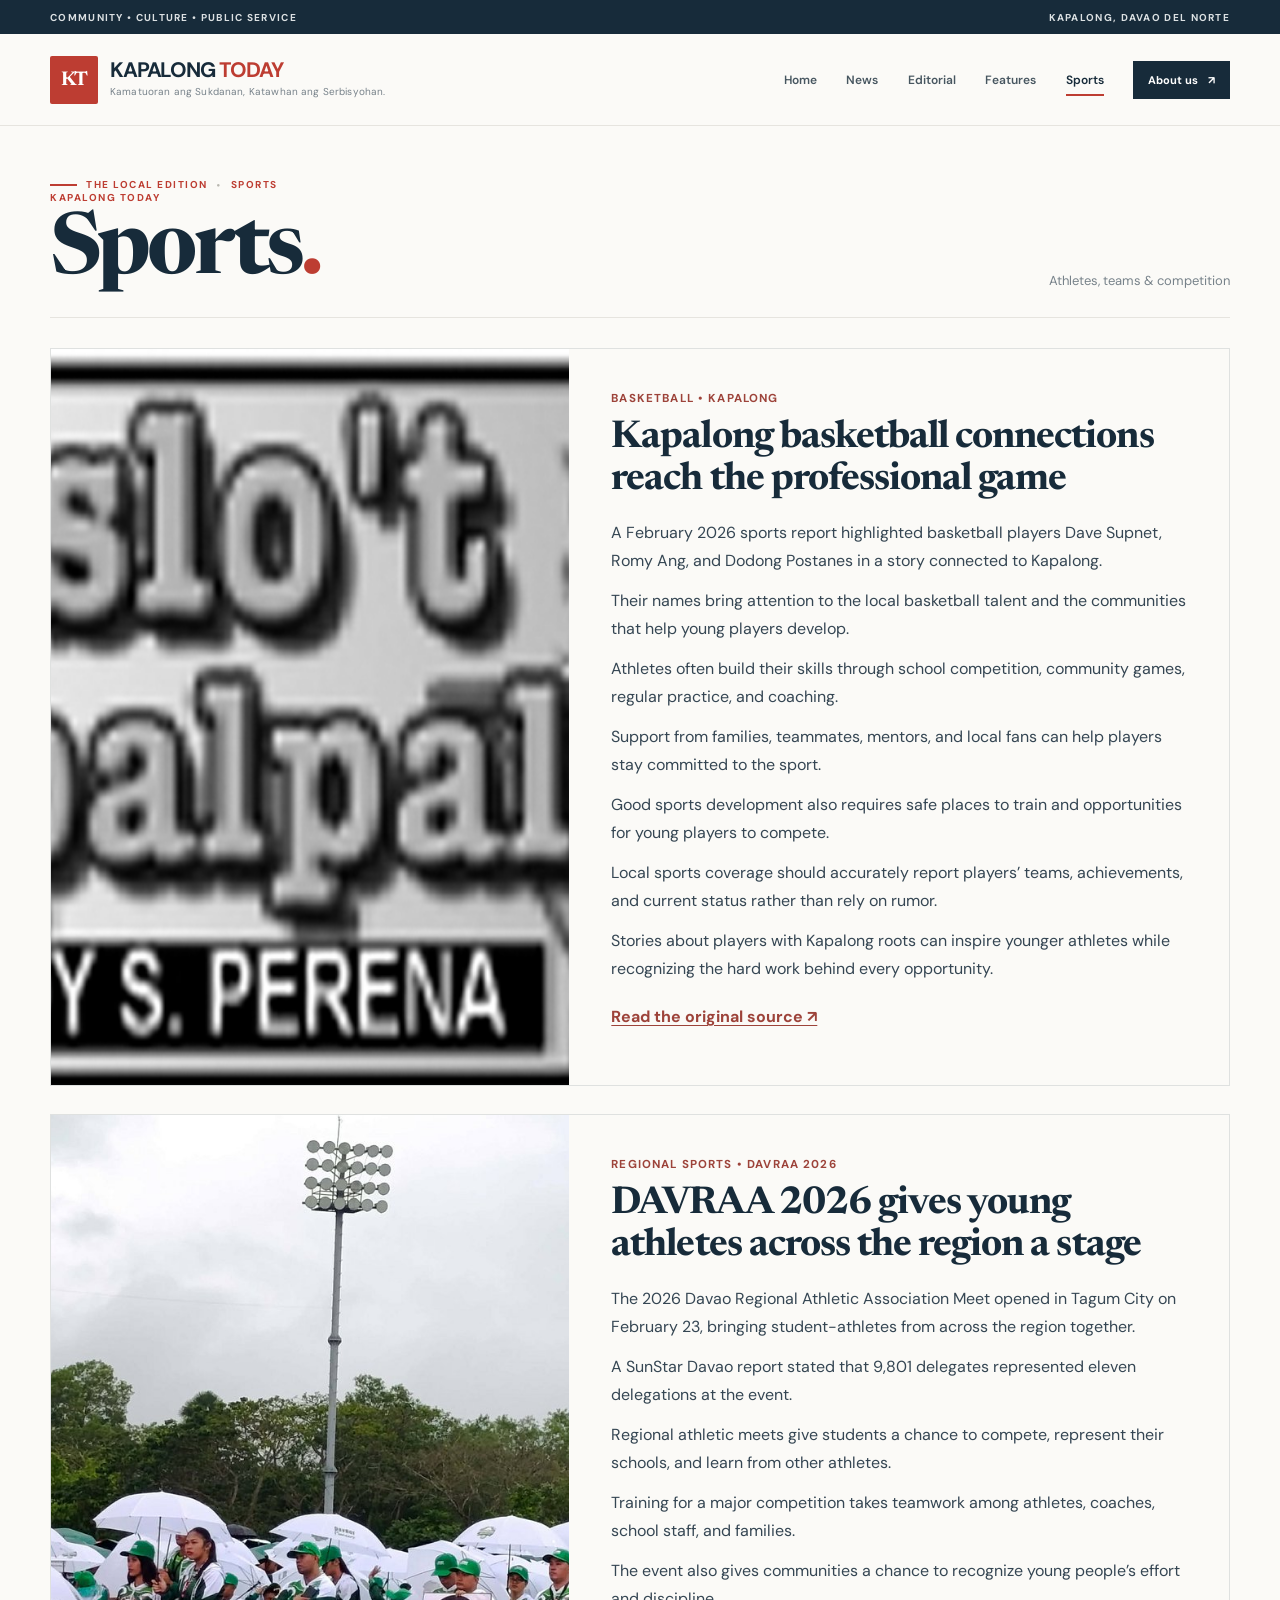
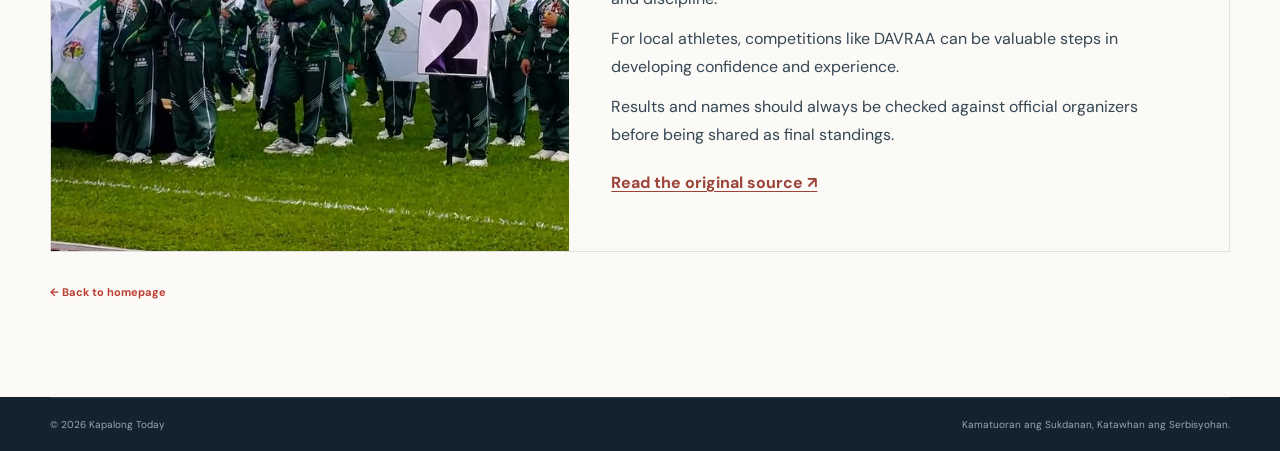
<file: sports.html>
<!doctype html>
<html lang="en">
<head>
  <meta charset="utf-8">
  <meta name="viewport" content="width=device-width, initial-scale=1">
  <meta name="theme-color" content="#172b3a">
  <meta name="description" content="Sports stories from Kapalong Today.">
  <title>Sports — Kapalong Today</title>
  <link rel="preconnect" href="https://fonts.googleapis.com">
  <link rel="preconnect" href="https://fonts.gstatic.com" crossorigin>
  <link href="https://fonts.googleapis.com/css2?family=DM+Sans:wght@400;500;600;700&family=Newsreader:opsz,wght@6..72,500;6..72,600;6..72,700&display=swap" rel="stylesheet">
  <link rel="stylesheet" href="style.css">
</head>
<body>
  <div class="topline"><div class="container topline-inner"><span>COMMUNITY • CULTURE • PUBLIC SERVICE</span><span>KAPALONG, DAVAO DEL NORTE</span></div></div>
  <header class="site-header"><div class="container masthead">
    <a class="brand" href="index.html" aria-label="Kapalong Today homepage"><span class="brand-mark" aria-hidden="true">KT</span><span class="brand-copy"><strong>KAPALONG <em>TODAY</em></strong><small>Kamatuoran ang Sukdanan, Katawhan ang Serbisyohan.</small></span></a>
    <button class="menu-toggle" id="menu-toggle" aria-expanded="false" aria-controls="main-nav" aria-label="Open navigation"><span></span><span></span><span></span></button>
    <nav class="main-nav" id="main-nav" aria-label="Main navigation">
      <a class="nav-link" href="index.html">Home</a>
      <a class="nav-link " href="news.html">News</a>
      <a class="nav-link " href="editorial.html">Editorial</a>
      <a class="nav-link " href="features.html">Features</a>
      <a class="nav-link active" href="sports.html">Sports</a>
      <a class="nav-contact" href="index.html#about">About us <span aria-hidden="true">↗</span></a>
    </nav>
  </div></header>
  <main class="category-page">
    <section class="container category-intro">
      <div class="section-kicker"><span class="kicker-line"></span> THE LOCAL EDITION <span class="kicker-dot">●</span> SPORTS</div>
      <div class="section-heading section-heading-line">
        <div><div class="section-kicker">KAPALONG TODAY</div><h1 class="news-page-title">Sports<span class="red-period">.</span></h1></div>
        <p>Athletes, teams & competition</p>
      </div>
      <div class="full-article-list">
        <article class="full-article" id="story-1">
          <div class="full-article-image"><img src="assets/kapalong-basketball.jpg" alt="Basketball players and local sports supporters" loading="lazy"></div>
          <div class="full-article-content">
            <div class="article-meta">BASKETBALL • KAPALONG</div>
            <h2>Kapalong basketball connections reach the professional game</h2>
            <p>A February 2026 sports report highlighted basketball players Dave Supnet, Romy Ang, and Dodong Postanes in a story connected to Kapalong.</p>
            <p>Their names bring attention to the local basketball talent and the communities that help young players develop.</p>
            <p>Athletes often build their skills through school competition, community games, regular practice, and coaching.</p>
            <p>Support from families, teammates, mentors, and local fans can help players stay committed to the sport.</p>
            <p>Good sports development also requires safe places to train and opportunities for young players to compete.</p>
            <p>Local sports coverage should accurately report players’ teams, achievements, and current status rather than rely on rumor.</p>
            <p>Stories about players with Kapalong roots can inspire younger athletes while recognizing the hard work behind every opportunity.</p>
            <p class="source-link"><a href="https://www.policefilestonite.net/2026/02/16/kapalong-along-da-pba/" target="_blank" rel="noopener noreferrer">Read the original source ↗</a></p>
          </div>
        </article>
        <article class="full-article" id="story-2">
          <div class="full-article-image"><img src="assets/davraa-2026.jpg" alt="Athletes celebrating at a Davao Regional Athletic Association sports event" loading="lazy"></div>
          <div class="full-article-content">
            <div class="article-meta">REGIONAL SPORTS • DAVRAA 2026</div>
            <h2>DAVRAA 2026 gives young athletes across the region a stage</h2>
            <p>The 2026 Davao Regional Athletic Association Meet opened in Tagum City on February 23, bringing student-athletes from across the region together.</p>
            <p>A SunStar Davao report stated that 9,801 delegates represented eleven delegations at the event.</p>
            <p>Regional athletic meets give students a chance to compete, represent their schools, and learn from other athletes.</p>
            <p>Training for a major competition takes teamwork among athletes, coaches, school staff, and families.</p>
            <p>The event also gives communities a chance to recognize young people’s effort and discipline.</p>
            <p>For local athletes, competitions like DAVRAA can be valuable steps in developing confidence and experience.</p>
            <p>Results and names should always be checked against official organizers before being shared as final standings.</p>
            <p class="source-link"><a href="https://www.sunstar.com.ph/davao/sports/2026-davraa-meet-opens-despite-downpour-region-targets-2nd-in-palaro" target="_blank" rel="noopener noreferrer">Read the original source ↗</a></p>
          </div>
        </article>
      </div>
      <p class="back-home"><a class="read-link" href="index.html">← Back to homepage</a></p>
    </section>
  </main>
  <footer class="site-footer"><div class="container footer-bottom"><span>© 2026 Kapalong Today</span><span>Kamatuoran ang Sukdanan, Katawhan ang Serbisyohan.</span></div></footer>
  <script src="script.js"></script>
</body>
</html>
</file>
<file: style.css>
/* Kapalong Today — responsive editorial style */
:root {
  --ink: #172b3a;
  --ink-soft: #40515c;
  --muted: #77828a;
  --paper: #fbfaf7;
  --white: #fff;
  --line: #e6e4df;
  --red: #bd3d32;
  --red-dark: #9f3028;
  --sand: #f2eee7;
  --sage: #e8ede7;
  --serif: "Newsreader", Georgia, serif;
  --sans: "DM Sans", Arial, sans-serif;
  --container: 1180px;
}
* { box-sizing: border-box; }
html { scroll-behavior: smooth; scroll-padding-top: 95px; }
body { margin: 0; background: var(--paper); color: var(--ink); font-family: var(--sans); -webkit-font-smoothing: antialiased; }
img { display: block; width: 100%; height: 100%; object-fit: cover; }
a { color: inherit; text-decoration: none; }
button, a { -webkit-tap-highlight-color: transparent; }
button { font: inherit; }
.container { width: min(var(--container), calc(100% - 56px)); margin-inline: auto; }
.topline { background: var(--ink); color: #dce1e3; font-size: 10px; font-weight: 700; letter-spacing: .13em; }
.topline-inner { min-height: 34px; display: flex; align-items: center; justify-content: space-between; gap: 16px; }
.site-header { background: rgba(251,250,247,.96); border-bottom: 1px solid var(--line); position: sticky; top: 0; z-index: 20; backdrop-filter: blur(14px); }
.masthead { min-height: 91px; display: flex; align-items: center; justify-content: space-between; gap: 32px; }
.brand { display: inline-flex; align-items: center; gap: 12px; min-width: 0; }
.brand-mark { width: 48px; height: 48px; background: var(--red); color: white; display: grid; place-items: center; font-family: var(--serif); font-weight: 700; font-size: 20px; letter-spacing: -.08em; border-radius: 2px; flex: 0 0 auto; }
.brand-copy { display: flex; flex-direction: column; gap: 4px; min-width: 0; }
.brand-copy strong { font-size: 21px; line-height: 1; letter-spacing: -.055em; font-weight: 700; white-space: nowrap; }
.brand-copy em { font-style: normal; color: var(--red); }
.brand-copy small { color: var(--muted); font-size: 10px; line-height: 1.35; letter-spacing: .015em; }
.main-nav { display: flex; align-items: center; gap: clamp(15px, 2.3vw, 31px); }
.nav-link { color: #475660; font-size: 12px; font-weight: 600; position: relative; padding-block: 9px; }
.nav-link::after { content: ""; position: absolute; left: 0; right: 100%; bottom: 1px; height: 2px; background: var(--red); transition: right .2s ease; }
.nav-link:hover::after, .nav-link.active::after { right: 0; }
.nav-link.active { color: var(--ink); }
.nav-contact { background: var(--ink); color: white; padding: 12px 15px; font-size: 11px; font-weight: 700; white-space: nowrap; transition: background .2s ease; }
.nav-contact:hover { background: var(--red); }
.nav-contact span { margin-left: 7px; }
.menu-toggle { display: none; border: 1px solid var(--line); background: transparent; color: var(--ink); width: 44px; height: 44px; padding: 11px; cursor: pointer; }
.menu-toggle span { display: block; height: 2px; background: var(--ink); margin: 4px 0; transition: transform .2s ease, opacity .2s ease; }
.hero-section { padding: 47px 0 53px; }
.section-kicker { display: flex; align-items: center; gap: 9px; color: var(--red); font-size: 10px; font-weight: 700; letter-spacing: .15em; text-transform: uppercase; }
.kicker-line { display: inline-block; width: 27px; height: 2px; background: var(--red); }
.kicker-dot { font-size: 6px; color: #b9b7b0; }
.hero-grid { display: grid; grid-template-columns: minmax(0, 1.68fr) minmax(285px, .82fr); gap: 48px; margin-top: 20px; }
.hero-story { min-width: 0; }
.image-link { display: block; position: relative; overflow: hidden; background: #e6e3dd; }
.hero-image { height: clamp(300px, 37vw, 470px); }
.hero-image img, .card-image img, .side-story img, .sports-image img { transition: transform .45s cubic-bezier(.2,.65,.3,1); }
.image-link:hover img, .card-image:hover img, .side-story:hover img, .sports-image:hover img { transform: scale(1.035); }
.image-label { position: absolute; left: 18px; bottom: 18px; padding: 8px 11px; color: white; background: var(--red); font-size: 9px; font-weight: 700; letter-spacing: .12em; }
.hero-copy { padding-top: 24px; max-width: 760px; }
.story-meta { display: flex; align-items: center; gap: 11px; color: var(--muted); font-size: 9px; font-weight: 700; letter-spacing: .12em; }
.category { display: inline-block; font-size: 9px; font-weight: 700; letter-spacing: .11em; }
.category-news { color: var(--red); }
.category-features { color: #54745d; }
.category-sports { color: #8b672e; }
.hero-copy h1 { max-width: 760px; margin: 13px 0 12px; font-family: var(--serif); font-size: clamp(39px, 5.3vw, 67px); line-height: .99; letter-spacing: -.045em; font-weight: 600; }
.hero-summary { max-width: 560px; color: var(--ink-soft); font-size: 15px; line-height: 1.75; margin: 0 0 19px; }
.text-link, .read-link, .small-link { display: inline-flex; align-items: center; gap: 11px; color: var(--red); font-size: 12px; font-weight: 700; }
.text-link span, .read-link span, .small-link span { transition: transform .2s ease; }
.text-link:hover span, .read-link:hover span, .small-link:hover span { transform: translateX(4px); }
.hero-side { border-top: 2px solid var(--ink); padding-top: 15px; }
.side-heading { display: flex; justify-content: space-between; align-items: center; gap: 12px; margin-bottom: 21px; }
.side-heading h2 { margin: 0; font-family: var(--serif); font-size: 25px; letter-spacing: -.025em; }
.side-heading > span { color: var(--muted); font-size: 10px; letter-spacing: .1em; }
.side-story { display: grid; grid-template-columns: 112px minmax(0, 1fr); gap: 16px; padding-bottom: 20px; margin-bottom: 19px; border-bottom: 1px solid var(--line); min-width: 0; }
.side-story img { height: 112px; }
.side-story h3 { font-family: var(--serif); font-size: 19px; line-height: 1.13; letter-spacing: -.02em; margin: 7px 0 10px; font-weight: 600; }
.small-link { font-size: 10px; gap: 7px; }
.hero-note { display: flex; align-items: flex-start; gap: 12px; background: var(--sand); padding: 16px; }
.note-icon { color: var(--red); font-size: 20px; line-height: 1; }
.hero-note p { margin: 0; color: #56636b; font-size: 12px; line-height: 1.6; }
.latest-strip { background: #f0ece5; border-block: 1px solid #e7e1d8; }
.strip-inner { display: flex; align-items: center; gap: 22px; min-height: 58px; }
.strip-label { display: flex; align-items: center; gap: 9px; color: var(--red); font-size: 9px; font-weight: 700; letter-spacing: .12em; white-space: nowrap; }
.live-dot { width: 6px; height: 6px; border-radius: 50%; background: var(--red); }
.strip-inner p { color: #657078; font-size: 11px; margin: 0; flex: 1; }
.strip-inner > a { color: var(--ink); font-size: 11px; font-weight: 700; white-space: nowrap; }
.strip-inner > a span { color: var(--red); margin-left: 6px; }
.content-section { padding: 83px 0; }
.section-heading { display: flex; justify-content: space-between; align-items: end; gap: 30px; margin-bottom: 32px; }
.section-heading h2 { font-family: var(--serif); font-size: clamp(36px, 4.3vw, 52px); line-height: 1; letter-spacing: -.045em; margin: 10px 0 0; font-weight: 600; }
.red-period { color: var(--red); }
.section-heading > p { max-width: 360px; margin: 0 0 3px; color: var(--muted); font-size: 13px; line-height: 1.7; }
.category-tiles { display: grid; grid-template-columns: repeat(4, 1fr); border: 1px solid var(--line); }
.category-tile { position: relative; min-height: 172px; padding: 22px 22px 20px; display: flex; flex-direction: column; border-right: 1px solid var(--line); transition: background .2s ease; }
.category-tile:last-child { border-right: 0; }
.category-tile:hover { background: white; }
.tile-number { color: var(--red); font-size: 10px; font-weight: 700; letter-spacing: .1em; }
.tile-title { margin-top: 18px; font-family: var(--serif); font-size: 28px; letter-spacing: -.03em; }
.tile-desc { color: var(--muted); font-size: 11px; line-height: 1.5; margin-top: 6px; padding-right: 10px; }
.tile-arrow { position: absolute; right: 20px; top: 20px; font-size: 16px; color: var(--red); }
.category-section { padding-top: 75px; }
.section-heading-line { border-bottom: 1px solid var(--line); padding-bottom: 22px; margin-bottom: 30px; }
.outline-link { border: 1px solid #d9d7d0; padding: 11px 14px; color: var(--ink); font-size: 11px; font-weight: 700; white-space: nowrap; transition: border-color .2s ease, color .2s ease; }
.outline-link span { color: var(--red); margin-left: 10px; }
.outline-link:hover { border-color: var(--red); color: var(--red); }
.article-grid { display: grid; grid-template-columns: repeat(2, minmax(0, 1fr)); gap: 30px; }
.article-card { min-width: 0; background: transparent; }
.card-image { display: block; position: relative; height: clamp(210px, 25vw, 330px); overflow: hidden; background: #e8e5de; }
.image-corner { position: absolute; top: 14px; left: 14px; padding: 7px 9px; background: var(--paper); color: var(--red); font-size: 9px; font-weight: 700; letter-spacing: .1em; }
.article-body { padding: 20px 2px 0; }
.article-meta { color: var(--muted); font-size: 9px; font-weight: 700; letter-spacing: .12em; text-transform: uppercase; }
.article-body h3, .sports-copy h3 { font-family: var(--serif); font-size: clamp(23px, 2.7vw, 31px); line-height: 1.12; letter-spacing: -.025em; margin: 10px 0; font-weight: 600; }
.article-body h3 a:hover, .sports-copy h3 a:hover, .editorial-card h3 a:hover { color: var(--red); }
.article-body p, .sports-copy p { max-width: 500px; margin: 0 0 17px; color: var(--muted); font-size: 13px; line-height: 1.75; }
.read-link { font-size: 11px; }
.tinted { background: #f1eee8; }
.editorial-grid { display: grid; grid-template-columns: repeat(2, minmax(0, 1fr)); gap: 20px; }
.editorial-card { position: relative; min-height: 300px; padding: 31px 32px 28px; background: var(--paper); border-top: 3px solid var(--red); overflow: hidden; }
.editorial-quote { font-family: var(--serif); color: #e8d9d3; font-size: 72px; line-height: .7; height: 40px; }
.editorial-card h3 { max-width: 460px; font-family: var(--serif); font-size: clamp(26px, 3vw, 37px); line-height: 1.08; letter-spacing: -.035em; font-weight: 600; margin: 14px 0 12px; }
.editorial-card p { max-width: 440px; color: var(--muted); font-size: 13px; line-height: 1.7; margin: 0 0 20px; }
.editorial-index { position: absolute; right: 22px; bottom: 21px; color: #d3cfc7; font-family: var(--serif); font-size: 18px; }
.sports-section { background: var(--ink); color: white; }
.sports-section .section-heading-line { border-color: rgba(255,255,255,.17); }
.sports-section .section-kicker { color: #e07a6e; }
.sports-section .outline-link { color: white; border-color: rgba(255,255,255,.3); }
.sports-section .outline-link span { color: #e07a6e; }
.sports-grid { display: grid; grid-template-columns: repeat(2, minmax(0, 1fr)); gap: 28px; }
.sports-card { min-width: 0; }
.sports-image { display: block; height: clamp(220px, 27vw, 350px); position: relative; overflow: hidden; background: #344854; }
.sports-overlay { position: absolute; right: 16px; bottom: 14px; font-family: var(--serif); font-size: 26px; color: white; text-shadow: 0 2px 12px rgba(0,0,0,.4); }
.sports-copy { padding-top: 19px; }
.sports-copy .article-meta { color: #b7c2c8; }
.sports-copy h3 { max-width: 500px; font-size: clamp(23px, 2.7vw, 32px); }
.sports-copy p { color: #b7c2c8; }
.sports-copy .read-link { color: #f08a7d; }
.about-band { background: #e9e5dc; padding: 72px 0; }
.about-inner { display: grid; grid-template-columns: 130px minmax(0, 1fr) auto; align-items: center; gap: 38px; }
.about-monogram { position: relative; width: 116px; height: 116px; display: grid; place-items: center; background: var(--red); color: white; font-family: var(--serif); font-size: 47px; letter-spacing: -.08em; }
.about-monogram span { position: absolute; right: 13px; top: 11px; font-family: var(--sans); font-size: 13px; }
.about-copy h2 { font-family: var(--serif); font-size: clamp(31px, 4vw, 45px); line-height: 1.04; letter-spacing: -.04em; margin: 11px 0; }
.about-copy h2 em { color: var(--red); font-style: normal; }
.about-copy p { max-width: 630px; color: #5e686e; font-size: 13px; line-height: 1.8; margin: 0 0 13px; }
.about-copy small { color: var(--ink); font-size: 11px; font-weight: 700; }
.about-link { align-self: end; white-space: nowrap; font-size: 11px; font-weight: 700; border-bottom: 1px solid #c5bdb1; padding-bottom: 9px; }
.about-link span { color: var(--red); margin-left: 10px; }
.notice-section { padding: 22px 0; background: #f5f2ec; border-bottom: 1px solid var(--line); }
.notice-inner { display: flex; align-items: flex-start; gap: 12px; }
.notice-symbol { width: 20px; height: 20px; display: grid; place-items: center; border: 1px solid #bdb8ae; color: #7e7a72; border-radius: 50%; font-family: var(--serif); font-size: 13px; flex: 0 0 auto; }
.notice-inner p { margin: 0; color: #77766f; font-size: 11px; line-height: 1.65; }
.notice-inner strong { color: #5e5b54; }
.site-footer { background: #12232f; color: white; }
.footer-main { display: grid; grid-template-columns: 1.4fr .7fr 1fr; gap: 50px; padding-top: 48px; padding-bottom: 42px; }
.footer-brand .brand-mark { background: var(--red); }
.footer-brand .brand-copy small { color: #aeb9bf; max-width: 270px; }
.footer-brand .brand-copy strong { color: white; }
.footer-nav { display: flex; flex-direction: column; align-items: flex-start; gap: 10px; }
.footer-nav > span, .footer-note > span { color: #d97b70; font-size: 9px; font-weight: 700; letter-spacing: .14em; margin-bottom: 4px; }
.footer-nav a { color: #c1cbd0; font-size: 11px; }
.footer-nav a:hover, .footer-bottom a:hover { color: white; }
.footer-note p { max-width: 250px; color: #b1bdc3; font-size: 12px; line-height: 1.7; margin: 9px 0 13px; }
.footer-note > a { color: white; font-size: 11px; font-weight: 600; }
.footer-bottom { min-height: 54px; border-top: 1px solid rgba(255,255,255,.13); display: flex; align-items: center; justify-content: space-between; gap: 20px; color: #98a8b0; font-size: 10px; }
.footer-bottom a { color: #dce3e6; font-weight: 600; white-space: nowrap; }
:focus-visible { outline: 3px solid #e28b80; outline-offset: 3px; }
@media (max-width: 900px) {
  .container { width: min(var(--container), calc(100% - 40px)); }
  .masthead { min-height: 80px; }
  .brand-mark { width: 43px; height: 43px; }
  .brand-copy strong { font-size: 19px; }
  .brand-copy small { max-width: 280px; font-size: 9px; }
  .main-nav { gap: 15px; }
  .nav-link { font-size: 11px; }
  .nav-contact { padding: 11px; }
  .hero-grid { grid-template-columns: minmax(0, 1.4fr) minmax(250px, .8fr); gap: 27px; }
  .side-story { grid-template-columns: 90px minmax(0, 1fr); gap: 12px; }
  .side-story img { height: 90px; }
  .side-story h3 { font-size: 17px; }
  .category-tile { padding: 19px 15px; }
  .tile-title { font-size: 25px; }
  .about-inner { grid-template-columns: 100px minmax(0, 1fr); gap: 25px; }
  .about-monogram { width: 96px; height: 96px; font-size: 40px; }
  .about-link { grid-column: 2; justify-self: start; }
}
@media (max-width: 700px) {
  html { scroll-padding-top: 75px; }
  .container { width: calc(100% - 36px); }
  .topline { font-size: 8px; }
  .topline-inner { min-height: 30px; }
  .topline-inner span:first-child { letter-spacing: .08em; }
  .topline-inner span:last-child { text-align: right; }
  .masthead { min-height: 72px; gap: 12px; }
  .brand { gap: 9px; }
  .brand-mark { width: 39px; height: 39px; font-size: 17px; }
  .brand-copy strong { font-size: 17px; }
  .brand-copy small { max-width: 230px; font-size: 8px; }
  .menu-toggle { display: block; flex: 0 0 auto; }
  .main-nav { display: none; position: absolute; left: 0; right: 0; top: 100%; background: var(--paper); padding: 12px 18px 20px; border-bottom: 1px solid var(--line); box-shadow: 0 15px 22px rgba(23,43,58,.08); flex-direction: column; align-items: stretch; gap: 0; }
  .main-nav.open { display: flex; }
  .nav-link { padding: 14px 4px; font-size: 13px; border-bottom: 1px solid var(--line); }
  .nav-link::after { display: none; }
  .nav-link.active { color: var(--red); }
  .nav-contact { margin-top: 12px; text-align: center; padding: 14px; }
  .menu-toggle[aria-expanded="true"] span:first-child { transform: translateY(6px) rotate(45deg); }
  .menu-toggle[aria-expanded="true"] span:nth-child(2) { opacity: 0; }
  .menu-toggle[aria-expanded="true"] span:last-child { transform: translateY(-6px) rotate(-45deg); }
  .hero-section { padding: 32px 0 35px; }
  .hero-grid { grid-template-columns: 1fr; gap: 34px; margin-top: 16px; }
  .hero-image { height: clamp(220px, 62vw, 340px); }
  .hero-copy { padding-top: 19px; }
  .hero-copy h1 { font-size: clamp(39px, 11vw, 54px); max-width: 600px; }
  .hero-summary { font-size: 14px; }
  .hero-side { padding-top: 14px; }
  .side-heading h2 { font-size: 23px; }
  .side-story { grid-template-columns: 104px minmax(0, 1fr); gap: 14px; }
  .side-story img { height: 104px; }
  .side-story h3 { font-size: 18px; }
  .hero-note { padding: 14px; }
  .strip-inner { min-height: 0; padding-block: 15px; display: grid; grid-template-columns: 1fr auto; gap: 8px 12px; }
  .strip-label { grid-column: 1; }
  .strip-inner p { grid-column: 1 / -1; grid-row: 2; font-size: 11px; }
  .strip-inner > a { grid-column: 2; grid-row: 1; font-size: 10px; }
  .content-section { padding: 57px 0; }
  .section-heading { align-items: flex-start; flex-direction: column; gap: 15px; margin-bottom: 25px; }
  .section-heading h2 { font-size: 42px; }
  .section-heading > p { max-width: 480px; font-size: 12px; }
  .category-tiles { grid-template-columns: repeat(2, minmax(0, 1fr)); }
  .category-tile { min-height: 145px; padding: 17px 15px; border-bottom: 1px solid var(--line); }
  .category-tile:nth-child(2) { border-right: 0; }
  .category-tile:nth-child(3), .category-tile:nth-child(4) { border-bottom: 0; }
  .tile-title { margin-top: 14px; font-size: 25px; }
  .tile-desc { font-size: 10px; }
  .tile-arrow { right: 14px; top: 16px; }
  .section-heading-line { flex-direction: row; align-items: end; gap: 12px; padding-bottom: 18px; }
  .section-heading-line .section-kicker { font-size: 8px; letter-spacing: .1em; }
  .section-heading-line h2 { font-size: 38px; }
  .outline-link { padding: 10px; font-size: 10px; }
  .outline-link span { margin-left: 5px; }
  .article-grid, .editorial-grid, .sports-grid { grid-template-columns: 1fr; gap: 29px; }
  .card-image { height: clamp(210px, 58vw, 310px); }
  .article-body { padding-top: 16px; }
  .article-body h3, .sports-copy h3 { font-size: 27px; }
  .article-body p, .sports-copy p { font-size: 12px; }
  .editorial-card { min-height: 0; padding: 25px 23px 28px; }
  .editorial-card h3 { font-size: 31px; }
  .editorial-card p { font-size: 12px; }
  .editorial-index { right: 16px; bottom: 15px; }
  .sports-image { height: clamp(220px, 60vw, 320px); }
  .sports-copy { padding-top: 16px; }
  .about-band { padding: 48px 0; }
  .about-inner { grid-template-columns: 1fr; gap: 22px; }
  .about-monogram { width: 72px; height: 72px; font-size: 31px; }
  .about-copy h2 { font-size: 36px; }
  .about-copy p { font-size: 12px; }
  .about-link { grid-column: auto; }
  .footer-main { grid-template-columns: 1fr 1fr; gap: 30px 24px; padding-top: 37px; padding-bottom: 30px; }
  .footer-brand { grid-column: 1 / -1; }
  .footer-note { grid-column: 1 / -1; }
  .footer-bottom { min-height: 0; padding-block: 17px; display: grid; grid-template-columns: 1fr auto; gap: 10px; font-size: 9px; }
  .footer-bottom span:nth-child(2) { grid-column: 1 / -1; grid-row: 2; }
  .notice-inner p { font-size: 10px; }
}
@media (max-width: 360px) {
  .container { width: calc(100% - 28px); }
  .brand-copy strong { font-size: 15px; }
  .brand-copy small { max-width: 190px; font-size: 7px; }
  .brand-mark { width: 35px; height: 35px; }
  .menu-toggle { width: 40px; height: 40px; }
  .section-heading-line h2 { font-size: 34px; }
  .outline-link { font-size: 9px; padding: 9px 7px; }
  .side-story { grid-template-columns: 88px minmax(0, 1fr); gap: 11px; }
  .side-story img { height: 88px; }
  .side-story h3 { font-size: 16px; }
}
@media (prefers-reduced-motion: reduce) {
  *, *::before, *::after { scroll-behavior: auto !important; animation-duration: .01ms !important; animation-iteration-count: 1 !important; transition-duration: .01ms !important; }
}


/* Multi-page category article layouts */
.category-page { padding: 52px 0 80px; }
.category-intro .section-heading { margin-bottom: 30px; }
.news-page-title { margin: 8px 0 0; font-family: 'Newsreader', Georgia, serif; font-size: clamp(2.8rem, 7vw, 5.3rem); line-height: .98; letter-spacing: -.045em; }
.full-article-list { display: grid; gap: 28px; }
.full-article { display: grid; grid-template-columns: minmax(260px, .88fr) minmax(0, 1.12fr); background: var(--paper, #f4f0e8); color: var(--ink, #172b3a); border: 1px solid rgba(23,43,58,.12); }
.full-article-image { min-height: 320px; overflow: hidden; background: #d9d4ca; }
.full-article-image img { width: 100%; height: 100%; min-height: 320px; object-fit: cover; display: block; }
.full-article-content { padding: clamp(22px, 4vw, 42px); }
.full-article-content h2 { font-family: 'Newsreader', Georgia, serif; font-size: clamp(1.65rem, 3vw, 2.55rem); line-height: 1.08; letter-spacing: -.025em; margin: 12px 0 18px; }
.full-article-content p { font-size: 1rem; line-height: 1.75; margin: 0 0 12px; color: #354653; }
.full-article-content .article-meta { font-size: .72rem; font-weight: 700; letter-spacing: .1em; color: #9d433a; }
.full-article-content .source-link { margin-top: 20px; }
.full-article-content .source-link a { font-weight: 700; color: #9d433a; text-decoration: underline; text-underline-offset: 3px; }
.back-home { margin-top: 28px; }
@media (max-width: 760px) {
  .category-page { padding-top: 32px; }
  .full-article { grid-template-columns: 1fr; }
  .full-article-image, .full-article-image img { min-height: 220px; max-height: 320px; }
  .category-intro .section-heading { align-items: flex-start; gap: 14px; }
}


/* Group credits at the bottom of the homepage footer */
.group-credits {
  border-top: 1px solid rgba(255,255,255,.14);
  padding-top: 22px;
  padding-bottom: 24px;
  text-align: center;
}
.group-credits-heading {
  color: #e07a6e;
  font-size: 10px;
  font-weight: 700;
  letter-spacing: .16em;
  margin-bottom: 13px;
}
.group-credits-list {
  display: flex;
  justify-content: center;
  flex-wrap: wrap;
  gap: 8px 22px;
  color: #c5cdd1;
  font-size: 11px;
}
</file>
